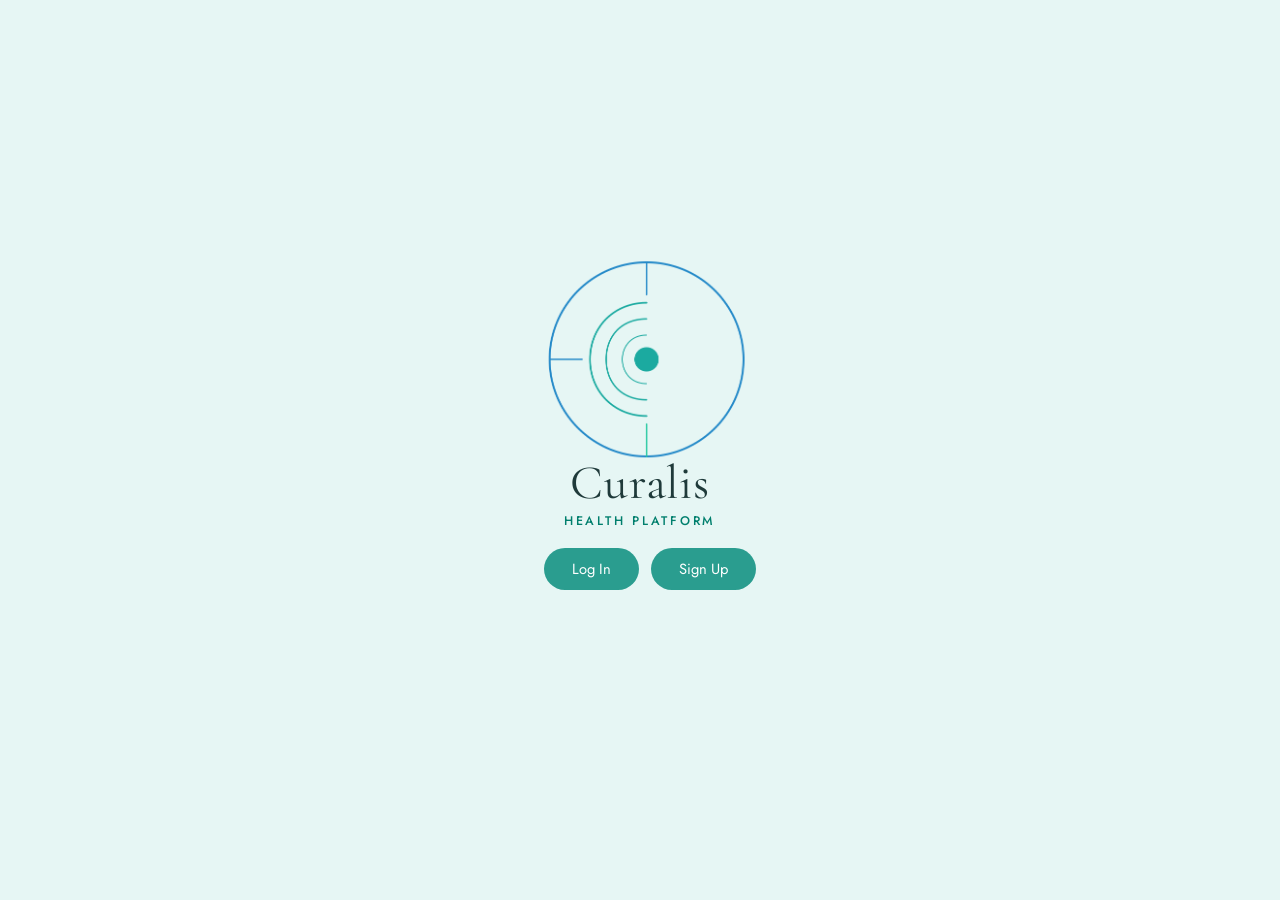
<file: index.html>
<!DOCTYPE html>
<html lang="en">
<head>
  <meta charset="UTF-8"/>
  <meta name="viewport" content="width=device-width, initial-scale=1.0"/>
  <title>Curalis — Health Platform</title>
  <link href="https://fonts.googleapis.com/css2?family=Cormorant+Garamond:wght@400;500&family=Jost:wght@300;400;500&display=swap" rel="stylesheet"/>
  <style>
    *, *::before, *::after { box-sizing: border-box; margin: 0; padding: 0; }

    body {
      background: #E6F6F4;
      min-height: 100vh;
      display: flex;
      align-items: center;
      justify-content: center;
      font-family: 'Jost', sans-serif;
    }

    .card {
      display: flex;
      flex-direction: column;
      align-items: center;
      gap: 0px;
      margin-top: -100px;
      margin-bottom: 6px;
      animation: fadeUp 2s ease both;
    }

    @keyframes fadeUp {
      from { opacity: 0; transform: translateY(24px); }
      to   { opacity: 1; transform: translateY(0); }
    }

    .logo { width: 300px; height: 300px; object-fit: contain; margin-bottom: -50px; }

    .cure {
      font-family: 'Cormorant Garamond', serif;
      font-size: 3rem;
      font-weight: 400;
      color: #1F3A3A;
      letter-spacing: .02em;
      margin-top: 0px;
    }

    .disc {
      font-size: .78rem;
      font-weight: 500;
      letter-spacing: .22em;
      color: #007F6D;
      text-transform: uppercase;
      margin-top: 0px;
    }

    .btn-row { display: flex; gap: 12px; margin-top: 18px; margin-left: 20px}

    .btn {
      background: #2A9D8F;
      color: #fff;
      border: none;
      border-radius: 999px;
      padding: 10px 28px;
      font-family: 'Jost', sans-serif;
      font-size: .92rem;
      cursor: pointer;
      text-decoration: none;
      transition: background .18s, transform .12s;
    }
    .btn:hover  { background: #18766C; }
    .btn:active { background: #0F5C55; transform: scale(.97); }
  </style>
</head>
<body>
  <div class="card">
    <img src="assets/img/logo.png" alt="Curalis logo" class="logo"/>
    <h1 class="cure">Curalis</h1>
    <p class="disc">Health Platform</p>
    <div class="btn-row">
      <a href="login.php"  class="btn">Log In</a>
      <a href="signup.php" class="btn">Sign Up</a>
    </div>
  </div>
</body>
</html>
</file>
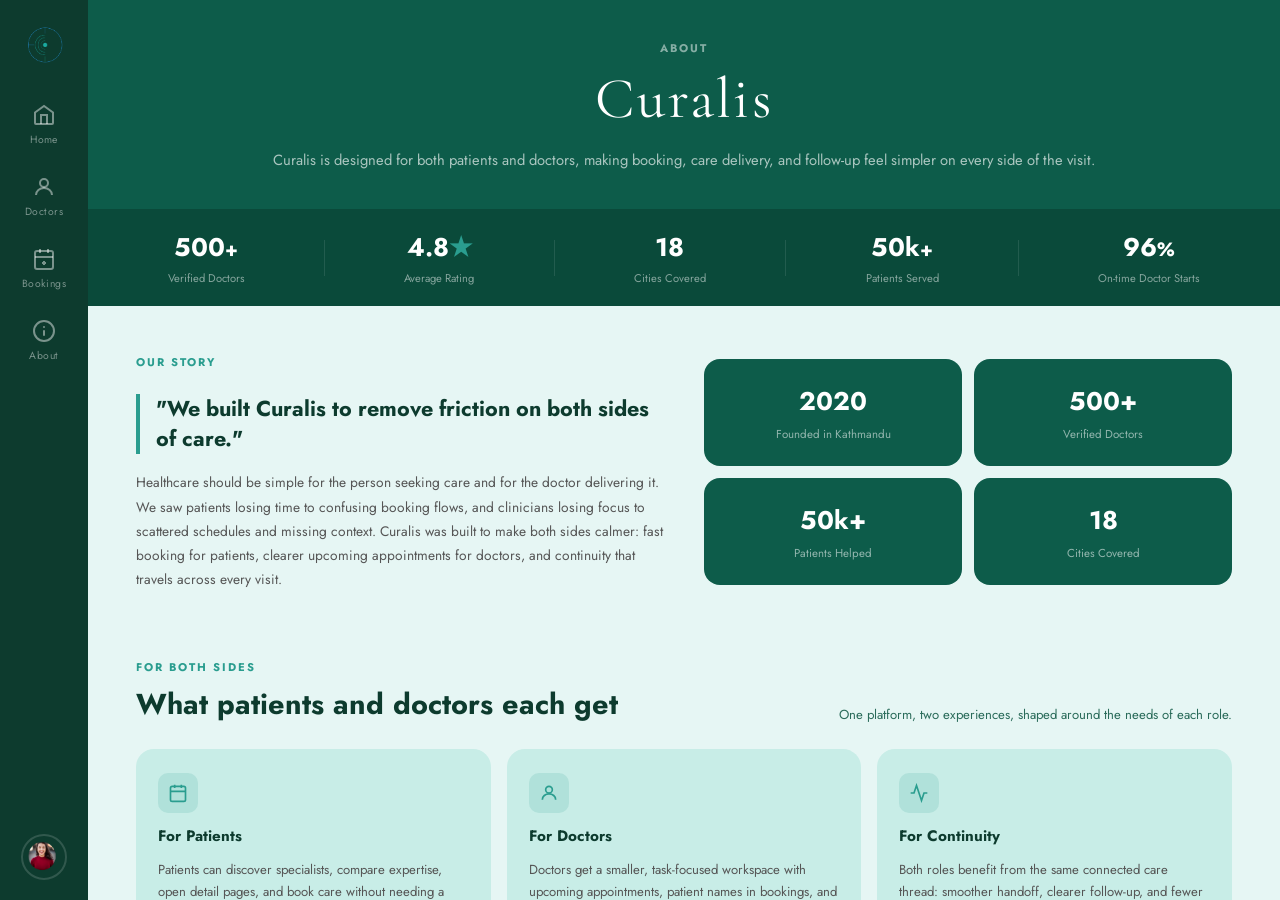
<file: about.html>
<!DOCTYPE html>
<html lang="en">
<head>
  <meta charset="UTF-8"/>
  <meta name="viewport" content="width=device-width, initial-scale=1.0"/>
  <title>Curalis - About</title>
  <link href="https://fonts.googleapis.com/css2?family=Cormorant+Garamond:wght@400;500&family=Jost:wght@300;400;500;600;700&display=swap" rel="stylesheet"/>
  <link rel="stylesheet" href="assets/css/about.css"/>
</head>
<body>
  <nav class="sidebar">
    <div class="sidebar-logo"><img src="assets/img/logo.png" alt="Curalis"/></div>
    <ul class="nav-links">
      <li class="nav-item" data-page="home.html" title="Home">
        <svg viewBox="0 0 24 24" fill="none" stroke="currentColor" stroke-width="2"><path d="M3 9.5L12 3l9 6.5V20a1 1 0 0 1-1 1H4a1 1 0 0 1-1-1V9.5z"/><path d="M9 21V12h6v9"/></svg>
        <span>Home</span>
      </li>
      <li class="nav-item" data-page="doctors.html" title="Doctors">
        <svg viewBox="0 0 24 24" fill="none" stroke="currentColor" stroke-width="2"><circle cx="12" cy="8" r="4"/><path d="M4 20c0-4 3.6-7 8-7s8 3 8 7"/></svg>
        <span>Doctors</span>
      </li>
      <li class="nav-item" data-page="bookings.html" title="Bookings">
        <svg viewBox="0 0 24 24" fill="none" stroke="currentColor" stroke-width="2"><rect x="3" y="4" width="18" height="18" rx="2"/><path d="M16 2v4M8 2v4M3 10h18"/><path d="M12 14v4M10 16h4"/></svg>
        <span>Bookings</span>
      </li>
      <li class="nav-item" data-page="about.html" title="About">
        <svg xmlns="http://www.w3.org/2000/svg" width="24" height="24" viewBox="0 0 24 24" fill="none" stroke="currentColor" stroke-width="2" stroke-linecap="round" stroke-linejoin="round" class="lucide lucide-info-icon lucide-info"><circle cx="12" cy="12" r="10"/><path d="M12 16v-4"/><path d="M12 8h.01"/></svg>
        <span>About</span>
      </li>
    </ul>
    <div class="profile-wrap" id="profileWrap">
      <img src="assets/img/profile.png" alt="Profile" class="profile-pic" id="profilePic"/>
      <div class="profile-menu" id="profileMenu">
        <button class="profile-menu-item" id="btnEditCard">
          <svg viewBox="0 0 24 24" fill="none" stroke="currentColor" stroke-width="2"><path d="M11 4H4a2 2 0 0 0-2 2v14a2 2 0 0 0 2 2h14a2 2 0 0 0 2-2v-7"/><path d="M18.5 2.5a2.121 2.121 0 0 1 3 3L12 15l-4 1 1-4 9.5-9.5z"/></svg>
          Edit Health Card
        </button>
        <button class="profile-menu-item" id="btnLanguages">
          <svg viewBox="0 0 24 24" fill="none" stroke="currentColor" stroke-width="2"><circle cx="12" cy="12" r="9"/><path d="M2 12h20M12 2a15 15 0 0 1 0 20M12 2a15 15 0 0 0 0 20"/></svg>
          Languages
        </button>
        <button class="profile-menu-item logout" id="btnLogout">
          <svg viewBox="0 0 24 24" fill="none" stroke="currentColor" stroke-width="2"><path d="M9 21H5a2 2 0 0 1-2-2V5a2 2 0 0 1 2-2h4"/><polyline points="16 17 21 12 16 7"/><line x1="21" y1="12" x2="9" y2="12"/></svg>
          Logout
        </button>
      </div>
    </div>
  </nav>

  <main class="main">
    <div class="scroll-area">
      <section class="hero">
        <p class="eyebrow">ABOUT</p>
        <h1 class="hero-title">Curalis</h1>
        <p class="hero-sub">Curalis is designed for both patients and doctors, making booking, care delivery, and follow-up feel simpler on every side of the visit.</p>
      </section>

      <div class="stats-bar">
        <div class="stat-item">
          <span class="stat-num">500<span class="stat-plus">+</span></span>
          <span class="stat-label">Verified Doctors</span>
        </div>
        <div class="stat-divider"></div>
        <div class="stat-item">
          <span class="stat-num">4.8<span class="stat-star">★</span></span>
          <span class="stat-label">Average Rating</span>
        </div>
        <div class="stat-divider"></div>
        <div class="stat-item">
          <span class="stat-num">18</span>
          <span class="stat-label">Cities Covered</span>
        </div>
        <div class="stat-divider"></div>
        <div class="stat-item">
          <span class="stat-num">50k<span class="stat-plus">+</span></span>
          <span class="stat-label">Patients Served</span>
        </div>
        <div class="stat-divider"></div>
        <div class="stat-item">
          <span class="stat-num">96<span class="stat-plus">%</span></span>
          <span class="stat-label">On-time Doctor Starts</span>
        </div>
      </div>

      <section class="our-story">
        <div class="story-left">
          <p class="eyebrow accent">OUR STORY</p>
          <blockquote>"We built Curalis to remove friction on both sides of care."</blockquote>
          <p class="story-body">Healthcare should be simple for the person seeking care and for the doctor delivering it. We saw patients losing time to confusing booking flows, and clinicians losing focus to scattered schedules and missing context. Curalis was built to make both sides calmer: fast booking for patients, clearer upcoming appointments for doctors, and continuity that travels across every visit.</p>
        </div>
        <div class="story-right">
          <div class="story-grid">
            <div class="story-stat-box">
              <span class="ssb-num">2020</span>
              <span class="ssb-label">Founded in Kathmandu</span>
            </div>
            <div class="story-stat-box">
              <span class="ssb-num">500+</span>
              <span class="ssb-label">Verified Doctors</span>
            </div>
            <div class="story-stat-box">
              <span class="ssb-num">50k+</span>
              <span class="ssb-label">Patients Helped</span>
            </div>
            <div class="story-stat-box">
              <span class="ssb-num">18</span>
              <span class="ssb-label">Cities Covered</span>
            </div>
          </div>
        </div>
      </section>

      <section class="our-values">
        <div class="values-header">
          <div>
            <p class="eyebrow accent">FOR BOTH SIDES</p>
            <h2>What patients and doctors each get</h2>
          </div>
          <p class="values-sub">One platform, two experiences, shaped around the needs of each role.</p>
        </div>
        <div class="values-grid">
          <div class="value-card">
            <div class="value-icon">
              <svg viewBox="0 0 24 24" fill="none" stroke="currentColor" stroke-width="2"><rect x="3" y="4" width="18" height="18" rx="2"/><path d="M16 2v4M8 2v4M3 10h18"/></svg>
            </div>
            <h3>For Patients</h3>
            <p>Patients can discover specialists, compare expertise, open detail pages, and book care without needing a phone call or a separate records portal.</p>
          </div>
          <div class="value-card">
            <div class="value-icon">
              <svg viewBox="0 0 24 24" fill="none" stroke="currentColor" stroke-width="2"><circle cx="12" cy="8" r="4"/><path d="M4 20c0-4 3.6-7 8-7s8 3 8 7"/></svg>
            </div>
            <h3>For Doctors</h3>
            <p>Doctors get a smaller, task-focused workspace with upcoming appointments, patient names in bookings, and a more readable clinic overview.</p>
          </div>
          <div class="value-card">
            <div class="value-icon">
              <svg viewBox="0 0 24 24" fill="none" stroke="currentColor" stroke-width="2"><polyline points="22 12 18 12 15 21 9 3 6 12 2 12"/></svg>
            </div>
            <h3>For Continuity</h3>
            <p>Both roles benefit from the same connected care thread: smoother handoff, clearer follow-up, and fewer repeated steps around every appointment.</p>
          </div>
        </div>
      </section>

      <section class="our-values">
        <div class="values-header">
          <div>
            <p class="eyebrow accent">OUR VALUES</p>
            <h2>What we stand for</h2>
          </div>
          <p class="values-sub">Every decision we make at Curalis comes back to these shared principles.</p>
        </div>
        <div class="values-grid">
          <div class="value-card">
            <div class="value-icon">
              <svg viewBox="0 0 24 24" fill="none" stroke="currentColor" stroke-width="2"><path d="M12 22s8-4 8-10V5l-8-3-8 3v7c0 6 8 10 8 10z"/></svg>
            </div>
            <h3>Verified Specialists</h3>
            <p>Every doctor on Curalis is board-certified and continuously reviewed by patients. Safety and trust stay at the center.</p>
          </div>
          <div class="value-card">
            <div class="value-icon">
              <svg viewBox="0 0 24 24" fill="none" stroke="currentColor" stroke-width="2"><rect x="3" y="4" width="18" height="18" rx="2"/><path d="M16 2v4M8 2v4M3 10h18"/></svg>
            </div>
            <h3>Instant Booking</h3>
            <p>Care should be easy to reach. Curalis is built so patients can move quickly from search to appointment without extra friction.</p>
          </div>
          <div class="value-card">
            <div class="value-icon">
              <svg viewBox="0 0 24 24" fill="none" stroke="currentColor" stroke-width="2"><polyline points="22 12 18 12 15 21 9 3 6 12 2 12"/></svg>
            </div>
            <h3>Continuous Care</h3>
            <p>Your Curalis care history stays connected across every consultation, helping patients avoid repetition and helping doctors prepare with the right context.</p>
          </div>
        </div>
      </section>

      <section class="our-mission">
        <div class="mission-left">
          <p class="eyebrow accent-light">OUR MISSION</p>
          <h2>Making care easier to reach and easier to deliver</h2>
          <p class="mission-body">We believe geography, time, and complexity should never get in the way of a good visit. Curalis aims to reduce friction for patients trying to access care and for doctors trying to provide it clearly and on time.</p>
        </div>
        <div class="mission-right">
          <div class="mission-item">
            <div class="mi-icon">
              <svg viewBox="0 0 24 24" fill="none" stroke="currentColor" stroke-width="2"><path d="M12 21s-7-6.75-7-11a7 7 0 0 1 14 0c0 4.25-7 11-7 11z"/><circle cx="12" cy="10" r="2.5"/></svg>
            </div>
            <div>
              <p class="mi-title">Available in 18 cities</p>
              <p class="mi-sub">From Kathmandu to Pokhara, the network covers where care is needed.</p>
            </div>
          </div>
          <div class="mission-item">
            <div class="mi-icon">
              <svg viewBox="0 0 24 24" fill="none" stroke="currentColor" stroke-width="2"><rect x="2" y="7" width="15" height="10" rx="2"/><path d="M17 9l5-3v12l-5-3"/></svg>
            </div>
            <div>
              <p class="mi-title">Video and in-person care</p>
              <p class="mi-sub">Patients can connect from home or visit a clinic, with both paths supported.</p>
            </div>
          </div>
          <div class="mission-item">
            <div class="mi-icon">
              <svg viewBox="0 0 24 24" fill="none" stroke="currentColor" stroke-width="2"><path d="M12 22s8-4 8-10V5l-8-3-8 3v7c0 6 8 10 8 10z"/></svg>
            </div>
            <div>
              <p class="mi-title">Privacy-first records</p>
              <p class="mi-sub">Health data stays protected while still making continuity easier between visits.</p>
            </div>
          </div>
          <div class="mission-item">
            <div class="mi-icon">
              <svg viewBox="0 0 24 24" fill="none" stroke="currentColor" stroke-width="2"><circle cx="12" cy="8" r="4"/><path d="M4 20c0-4 3.6-7 8-7s8 3 8 7"/></svg>
            </div>
            <div>
              <p class="mi-title">Readable doctor workflow</p>
              <p class="mi-sub">Clinicians get a calmer shell for schedules, bookings, and patient context.</p>
            </div>
          </div>
        </div>
      </section>
    </div>
  </main>

  <script src="assets/js/about.js"></script>
</body>
</html>
</file>
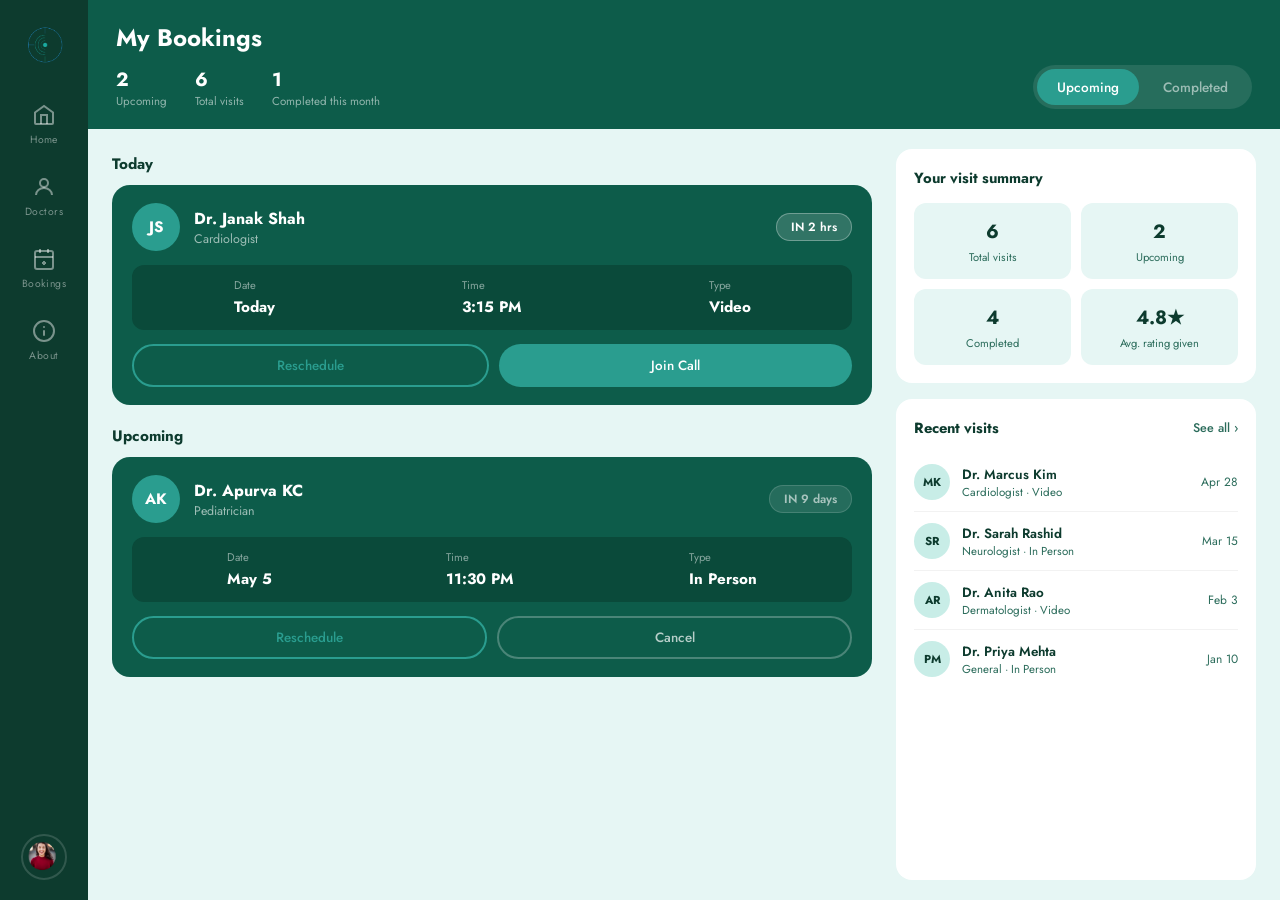
<file: bookings.html>
<!DOCTYPE html>
<html lang="en">
<head>
  <meta charset="UTF-8"/>
  <meta name="viewport" content="width=device-width, initial-scale=1.0"/>
  <title>Curalis — My Bookings</title>
  <link href="https://fonts.googleapis.com/css2?family=Jost:wght@300;400;500;600;700&display=swap" rel="stylesheet"/>
  <link rel="stylesheet" href="assets/css/bookings.css"/>
</head>
<body>

  <!--Nav Bar-->
  <nav class="sidebar">
    <div class="sidebar-logo"><img src="assets/img/logo.png" alt="Curalis"/></div>
    <ul class="nav-links">
      <li class="nav-item" data-page="home.html" title="Home">
        <svg viewBox="0 0 24 24" fill="none" stroke="currentColor" stroke-width="2"><path d="M3 9.5L12 3l9 6.5V20a1 1 0 0 1-1 1H4a1 1 0 0 1-1-1V9.5z"/><path d="M9 21V12h6v9"/></svg>
        <span>Home</span>
      </li>
      <li class="nav-item" data-page="doctors.html" title="Doctors">
        <svg viewBox="0 0 24 24" fill="none" stroke="currentColor" stroke-width="2"><circle cx="12" cy="8" r="4"/><path d="M4 20c0-4 3.6-7 8-7s8 3 8 7"/></svg>
        <span>Doctors</span>
      </li>
      <li class="nav-item" data-page="bookings.html" title="Bookings">
        <svg viewBox="0 0 24 24" fill="none" stroke="currentColor" stroke-width="2"><rect x="3" y="4" width="18" height="18" rx="2"/><path d="M16 2v4M8 2v4M3 10h18"/><path d="M12 14v4M10 16h4"/></svg>
        <span>Bookings</span>
      </li>
      <li class="nav-item" data-page="about.html" title="About">
        <svg xmlns="http://www.w3.org/2000/svg" width="24" height="24" viewBox="0 0 24 24" fill="none" stroke="currentColor" stroke-width="2" stroke-linecap="round" stroke-linejoin="round" class="lucide lucide-info-icon lucide-info"><circle cx="12" cy="12" r="10"/><path d="M12 16v-4"/><path d="M12 8h.01"/></svg>
        <span>About</span>
      </li>
    </ul>
    <div class="profile-wrap" id="profileWrap">
      <img src="assets/img/profile.png" alt="Profile" class="profile-pic" id="profilePic"/>
      <div class="profile-menu" id="profileMenu">
        <button class="profile-menu-item" id="btnEditCard">
          <svg viewBox="0 0 24 24" fill="none" stroke="currentColor" stroke-width="2"><path d="M11 4H4a2 2 0 0 0-2 2v14a2 2 0 0 0 2 2h14a2 2 0 0 0 2-2v-7"/><path d="M18.5 2.5a2.121 2.121 0 0 1 3 3L12 15l-4 1 1-4 9.5-9.5z"/></svg>
          Edit Health Card
        </button>
        <button class="profile-menu-item" id="btnLanguages">
          <svg viewBox="0 0 24 24" fill="none" stroke="currentColor" stroke-width="2"><circle cx="12" cy="12" r="9"/><path d="M2 12h20M12 2a15 15 0 0 1 0 20M12 2a15 15 0 0 0 0 20"/></svg>
          Languages
        </button>
        <button class="profile-menu-item logout" id="btnLogout">
          <svg viewBox="0 0 24 24" fill="none" stroke="currentColor" stroke-width="2"><path d="M9 21H5a2 2 0 0 1-2-2V5a2 2 0 0 1 2-2h4"/><polyline points="16 17 21 12 16 7"/><line x1="21" y1="12" x2="9" y2="12"/></svg>
          Logout
        </button>
      </div>
    </div>
  </nav>

  <!-- ── Main ── -->
  <main class="main">

    <!-- Hero header -->
    <div class="hero">
      <div class="hero-left">
        <h1>My Bookings</h1>
        <div class="hero-stats">
          <div class="hero-stat"><span class="hs-num">2</span><span class="hs-label">Upcoming</span></div>
          <div class="hero-stat"><span class="hs-num">6</span><span class="hs-label">Total visits</span></div>
          <div class="hero-stat"><span class="hs-num">1</span><span class="hs-label">Completed this month</span></div>
        </div>
      </div>
      <div class="tab-toggle">
        <button class="tab-btn active" id="tabUpcoming">Upcoming</button>
        <button class="tab-btn"        id="tabCompleted">Completed</button>
      </div>
    </div>

    <div class="content">
      <div class="left-col">

        <!--Upcoming view-->
        <div id="upcomingView">
          <p class="section-label">Today</p>
          <div class="booking-card dark" id="todayCard">
            <div class="bc-top">
              <div class="bc-avatar">JS</div>
              <div class="bc-info">
                <h3>Dr. Janak Shah</h3>
                <p>Cardiologist</p>
              </div>
              <span class="bc-badge">IN 2 hrs</span>
            </div>
            <div class="bc-details">
              <div><p class="bd-label">Date</p><p class="bd-value">Today</p></div>
              <div><p class="bd-label">Time</p><p class="bd-value">3:15 PM</p></div>
              <div><p class="bd-label">Type</p><p class="bd-value">Video</p></div>
            </div>
            <div class="bc-actions">
              <button class="bc-btn outline">Reschedule</button>
              <button class="bc-btn filled">Join Call</button>
            </div>
          </div>

          <p class="section-label" style="margin-top:20px;">Upcoming</p>
          <div class="booking-card dark">
            <div class="bc-top">
              <div class="bc-avatar">AK</div>
              <div class="bc-info">
                <h3>Dr. Apurva KC</h3>
                <p>Pediatrician</p>
              </div>
              <span class="bc-badge muted">IN 9 days</span>
            </div>
            <div class="bc-details">
              <div><p class="bd-label">Date</p><p class="bd-value">May 5</p></div>
              <div><p class="bd-label">Time</p><p class="bd-value">11:30 PM</p></div>
              <div><p class="bd-label">Type</p><p class="bd-value">In Person</p></div>
            </div>
            <div class="bc-actions">
              <button class="bc-btn outline">Reschedule</button>
              <button class="bc-btn cancel">Cancel</button>
            </div>
          </div>
        </div>

        <!--Completed view-->
        <div id="completedView" style="display:none;">
          <p class="section-label">This Month</p>
          <div class="booking-card dark">
            <div class="bc-top">
              <div class="bc-avatar">MK</div>
              <div class="bc-info">
                <h3>Dr. Marcus Kim</h3>
                <p>Cardiologist</p>
              </div>
              <span class="bc-badge done">Done ✓</span>
            </div>
            <div class="bc-details">
              <div><p class="bd-label">Date</p><p class="bd-value">Apr 26</p></div>
              <div><p class="bd-label">Time</p><p class="bd-value">1:00 PM</p></div>
              <div><p class="bd-label">Type</p><p class="bd-value">Video</p></div>
            </div>
            <div class="bc-review-row">
              <span class="bc-review-q">How was your visit?</span>
              <a href="#" class="bc-write-review">Write a review &rsaquo;</a>
            </div>
            <div class="emoji-row" data-card="mk">
              <button class="emoji-btn" data-val="1">😞</button>
              <button class="emoji-btn" data-val="2">😐</button>
              <button class="emoji-btn" data-val="3">🙂</button>
              <button class="emoji-btn" data-val="4">😊</button>
              <button class="emoji-btn" data-val="5">🤩</button>
            </div>
            <div class="bc-actions">
              <button class="bc-btn outline">View Summary</button>
              <button class="bc-btn filled">Book Again</button>
            </div>
          </div>

          <p class="section-label" style="margin-top:20px;">Earlier</p>
          <div class="booking-card dark">
            <div class="bc-top">
              <div class="bc-avatar">SR</div>
              <div class="bc-info">
                <h3>Dr Sarah Rashid</h3>
                <p>Neurologist</p>
              </div>
              <span class="bc-badge done">Done ✓</span>
            </div>
            <div class="bc-details">
              <div><p class="bd-label">Date</p><p class="bd-value">Mar 15</p></div>
              <div><p class="bd-label">Time</p><p class="bd-value">3:15 PM</p></div>
              <div><p class="bd-label">Type</p><p class="bd-value">In Person</p></div>
            </div>
            <div class="bc-review-row">
              <span class="bc-review-q">How was your visit?</span>
              <a href="#" class="bc-write-review">Write a review &rsaquo;</a>
            </div>
            <div class="emoji-row" data-card="sr">
              <button class="emoji-btn" data-val="1">😞</button>
              <button class="emoji-btn" data-val="2">😐</button>
              <button class="emoji-btn" data-val="3">🙂</button>
              <button class="emoji-btn" data-val="4">😊</button>
              <button class="emoji-btn" data-val="5">🤩</button>
            </div>
            <div class="bc-actions">
              <button class="bc-btn outline">View Summary</button>
              <button class="bc-btn filled">Book Again</button>
            </div>
          </div>
        </div>
      </div>
      <div class="right-col">
        
        <!-- Visit summary -->
        <div class="summary-box">
          <h3>Your visit summary</h3>
          <div class="summary-grid">
            <div class="summary-stat"><span class="ss-num">6</span><span class="ss-label">Total visits</span></div>
            <div class="summary-stat"><span class="ss-num">2</span><span class="ss-label">Upcoming</span></div>
            <div class="summary-stat"><span class="ss-num">4</span><span class="ss-label">Completed</span></div>
            <div class="summary-stat"><span class="ss-num">4.8&#9733;</span><span class="ss-label">Avg. rating given</span></div>
          </div>
        </div>

        <!-- Recent visits -->
        <div class="recent-box">
          <div class="recent-header">
            <h3>Recent visits</h3>
            <a href="#" class="see-all">See all &rsaquo;</a>
          </div>
          <div class="recent-list">
            <div class="recent-item">
              <div class="r-avatar">MK</div>
              <div class="r-info"><p class="r-name">Dr. Marcus Kim</p><p class="r-sub">Cardiologist · Video</p></div>
              <span class="r-date">Apr 28</span>
            </div>
            <div class="recent-item">
              <div class="r-avatar">SR</div>
              <div class="r-info"><p class="r-name">Dr. Sarah Rashid</p><p class="r-sub">Neurologist · In Person</p></div>
              <span class="r-date">Mar 15</span>
            </div>
            <div class="recent-item">
              <div class="r-avatar">AR</div>
              <div class="r-info"><p class="r-name">Dr. Anita Rao</p><p class="r-sub">Dermatologist · Video</p></div>
              <span class="r-date">Feb 3</span>
            </div>
            <div class="recent-item">
              <div class="r-avatar">PM</div>
              <div class="r-info"><p class="r-name">Dr. Priya Mehta</p><p class="r-sub">General · In Person</p></div>
              <span class="r-date">Jan 10</span>
            </div>
          </div>
        </div>

      </div>
    </div>
  </main>

  <script src="assets/js/bookings.js"></script>
</body>
</html>
</file>
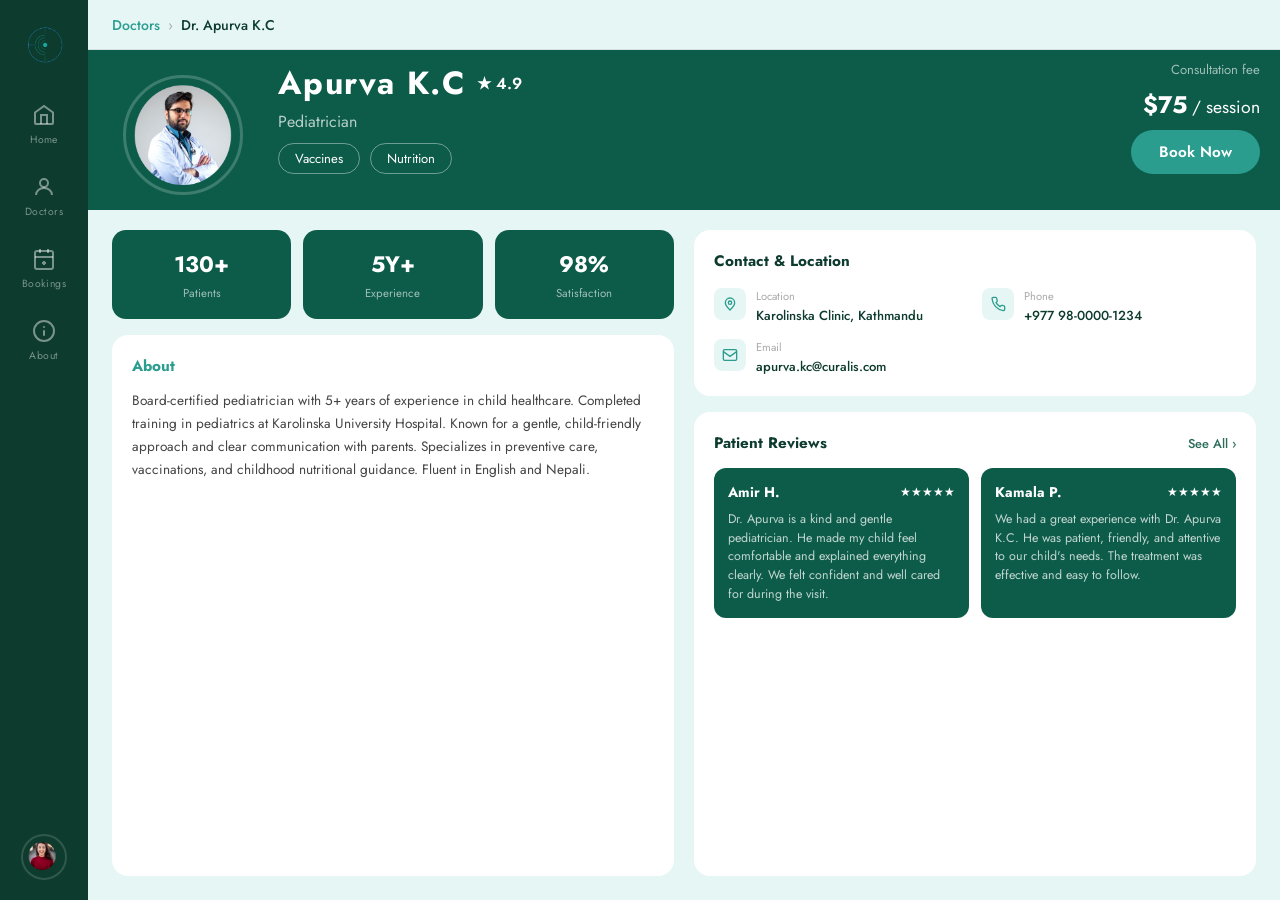
<file: detail.html>
<!DOCTYPE html>
<html lang="en">
<head>
  <meta charset="UTF-8"/>
  <meta name="viewport" content="width=device-width, initial-scale=1.0"/>
  <title>Curalis — Dr. Apurva K.C</title>
  <link href="https://fonts.googleapis.com/css2?family=Jost:wght@300;400;500;600;700&display=swap" rel="stylesheet"/>
  <link rel="stylesheet" href="assets/css/detail.css"/>
</head>
<body>

  <!--Nav Bar-->
  <nav class="sidebar">
    <div class="sidebar-logo"><img src="assets/img/logo.png" alt="Curalis"/></div>
    <ul class="nav-links">
      <li class="nav-item" data-page="home.html" title="Home">
        <svg viewBox="0 0 24 24" fill="none" stroke="currentColor" stroke-width="2"><path d="M3 9.5L12 3l9 6.5V20a1 1 0 0 1-1 1H4a1 1 0 0 1-1-1V9.5z"/><path d="M9 21V12h6v9"/></svg>
        <span>Home</span>
      </li>
      <li class="nav-item" data-page="doctors.html" title="Doctors">
        <svg viewBox="0 0 24 24" fill="none" stroke="currentColor" stroke-width="2"><circle cx="12" cy="8" r="4"/><path d="M4 20c0-4 3.6-7 8-7s8 3 8 7"/></svg>
        <span>Doctors</span>
      </li>
      <li class="nav-item" data-page="bookings.html" title="Bookings">
        <svg viewBox="0 0 24 24" fill="none" stroke="currentColor" stroke-width="2"><rect x="3" y="4" width="18" height="18" rx="2"/><path d="M16 2v4M8 2v4M3 10h18"/><path d="M12 14v4M10 16h4"/></svg>
        <span>Bookings</span>
      </li>
      <li class="nav-item" data-page="about.html" title="About">
        <svg xmlns="http://www.w3.org/2000/svg" width="24" height="24" viewBox="0 0 24 24" fill="none" stroke="currentColor" stroke-width="2" stroke-linecap="round" stroke-linejoin="round" class="lucide lucide-info-icon lucide-info"><circle cx="12" cy="12" r="10"/><path d="M12 16v-4"/><path d="M12 8h.01"/></svg>
        <span>About</span>
      </li>
    </ul>
    <div class="profile-wrap" id="profileWrap">
      <img src="assets/img/profile.png" alt="Profile" class="profile-pic" id="profilePic"/>
      <div class="profile-menu" id="profileMenu">
        <button class="profile-menu-item" id="btnEditCard">
          <svg viewBox="0 0 24 24" fill="none" stroke="currentColor" stroke-width="2"><path d="M11 4H4a2 2 0 0 0-2 2v14a2 2 0 0 0 2 2h14a2 2 0 0 0 2-2v-7"/><path d="M18.5 2.5a2.121 2.121 0 0 1 3 3L12 15l-4 1 1-4 9.5-9.5z"/></svg>
          Edit Health Card
        </button>
        <button class="profile-menu-item" id="btnLanguages">
          <svg viewBox="0 0 24 24" fill="none" stroke="currentColor" stroke-width="2"><circle cx="12" cy="12" r="9"/><path d="M2 12h20M12 2a15 15 0 0 1 0 20M12 2a15 15 0 0 0 0 20"/></svg>
          Languages
        </button>
        <button class="profile-menu-item logout" id="btnLogout">
          <svg viewBox="0 0 24 24" fill="none" stroke="currentColor" stroke-width="2"><path d="M9 21H5a2 2 0 0 1-2-2V5a2 2 0 0 1 2-2h4"/><polyline points="16 17 21 12 16 7"/><line x1="21" y1="12" x2="9" y2="12"/></svg>
          Logout
        </button>
      </div>
    </div>
  </nav>

  <main class="main">

    <header class="topbar">
      <nav class="breadcrumb">
        <a href="doctors.html" class="bc-link">Doctors</a>
        <span class="bc-sep">›</span>
        <span class="bc-current">Dr. Apurva K.C</span>
      </nav>
    </header>

    <div class="hero">
      <div class="hero-left">
        <img src="assets/img/doctor_apurva.png" alt="Dr. Apurva K.C" class="doc-photo"/>
        <div class="hero-info">
          <div class="hero-name-row">
            <h1 class="doc-name">Apurva K.C</h1>
            <span class="hero-rating">&#9733; 4.9</span>
          </div>
          <p class="doc-specialty">Pediatrician</p>
          <div class="doc-tags">
            <span class="tag">Vaccines</span>
            <span class="tag">Nutrition</span>
          </div>
        </div>
      </div>
      <div class="hero-right">
        <p class="fee-label">Consultation fee</p>
        <p class="fee-amount"><strong>$75</strong> / session</p>
        <button class="book-btn" id="openBooking">Book Now</button>
      </div>
    </div>

    <div class="content-grid">

      <div class="col-left">

        <div class="stats-row">
          <div class="stat-box"><span class="stat-big">130+</span><span class="stat-label">Patients</span></div>
          <div class="stat-box"><span class="stat-big">5Y+</span><span class="stat-label">Experience</span></div>
          <div class="stat-box"><span class="stat-big">98%</span><span class="stat-label">Satisfaction</span></div>
        </div>

        <div class="about-box">
          <h3>About</h3>
          <p>Board-certified pediatrician with 5+ years of experience in child healthcare. Completed training in pediatrics at Karolinska University Hospital. Known for a gentle, child-friendly approach and clear communication with parents. Specializes in preventive care, vaccinations, and childhood nutritional guidance. Fluent in English and Nepali.</p>
        </div>
      </div>

      <div class="col-right">
        <!-- Contact -->
        <div class="contact-box">
          <h3>Contact &amp; Location</h3>
          <div class="contact-grid">
            <div class="contact-item">
              <div class="contact-icon">
                <svg viewBox="0 0 24 24" fill="none" stroke="currentColor" stroke-width="2"><path d="M12 21s-7-6.75-7-11a7 7 0 0 1 14 0c0 4.25-7 11-7 11z"/><circle cx="12" cy="10" r="2.5"/></svg>
              </div>
              <div><p class="ci-label">Location</p><p class="ci-value">Karolinska Clinic, Kathmandu</p></div>
            </div>
            <div class="contact-item">
              <div class="contact-icon">
                <svg viewBox="0 0 24 24" fill="none" stroke="currentColor" stroke-width="2"><path d="M22 16.92v3a2 2 0 0 1-2.18 2A19.8 19.8 0 0 1 3.09 4.18 2 2 0 0 1 5.07 2h3a2 2 0 0 1 2 1.72c.13.96.36 1.9.7 2.81a2 2 0 0 1-.45 2.11L9.09 9.91a16 16 0 0 0 6 6l1.27-1.27a2 2 0 0 1 2.11-.45c.91.34 1.85.57 2.81.7A2 2 0 0 1 22 16.92z"/></svg>
              </div>
              <div><p class="ci-label">Phone</p><p class="ci-value">+977 98-0000-1234</p></div>
            </div>
            <div class="contact-item">
              <div class="contact-icon">
                <svg viewBox="0 0 24 24" fill="none" stroke="currentColor" stroke-width="2"><rect x="2" y="4" width="20" height="16" rx="2"/><path d="M2 7l10 7 10-7"/></svg>
              </div>
              <div><p class="ci-label">Email</p><p class="ci-value">apurva.kc@curalis.com</p></div>
            </div>
          </div>
        </div>

        <!-- Reviews -->
        <div class="reviews-box">
          <div class="reviews-header">
            <h3>Patient Reviews</h3>
            <a href="#" class="see-all">See All &rsaquo;</a>
          </div>
          <div class="reviews-grid">
            <div class="review-card">
              <div class="review-top">
                <span class="reviewer-name">Amir H.</span>
                <span class="review-stars">&#9733;&#9733;&#9733;&#9733;&#9733;</span>
              </div>
              <p>Dr. Apurva is a kind and gentle pediatrician. He made my child feel comfortable and explained everything clearly. We felt confident and well cared for during the visit.</p>
            </div>
            <div class="review-card">
              <div class="review-top">
                <span class="reviewer-name">Kamala P.</span>
                <span class="review-stars">&#9733;&#9733;&#9733;&#9733;&#9733;</span>
              </div>
              <p>We had a great experience with Dr. Apurva K.C. He was patient, friendly, and attentive to our child's needs. The treatment was effective and easy to follow.</p>
            </div>
          </div>
        </div>
      </div>

    </div>
  </main>

  <!--Booking modal  -->
  <div class="modal-overlay" id="modalOverlay">
    <div class="modal" id="bookingModal">

      <!-- Step indicator -->
      <div class="step-bar">
        <div class="step active" id="step1ind">
          <div class="step-circle">1</div>
          <span class="step-label">Consultation</span>
        </div>
        <div class="step-line" id="line1"></div>
        <div class="step" id="step2ind">
          <div class="step-circle">2</div>
          <span class="step-label">Date &amp; Time</span>
        </div>
        <div class="step-line" id="line2"></div>
        <div class="step" id="step3ind">
          <div class="step-circle">3</div>
          <span class="step-label">Confirm</span>
        </div>
      </div>

      <!--Step 1:-->
      <div id="step1">
        <!-- Doctor info row -->
        <div class="modal-doc-row">
          <div class="modal-doc-avatar">A</div>
          <div class="modal-doc-info">
            <p class="modal-doc-name">Dr. Apurva K.C</p>
            <p class="modal-doc-spec">Pediatrician</p>
          </div>
          <div class="modal-doc-fee">
            <span class="modal-fee-big">$75</span>
            <span class="modal-fee-sub">/ session</span>
          </div>
        </div>

        <p class="section-label">CONSULTATION TYPE</p>
        <div class="type-options">
          <button class="type-btn" data-type="In-Person" data-sub="Visit Clinic">
            <svg viewBox="0 0 24 24" fill="none" stroke="currentColor" stroke-width="2"><path d="M3 9.5L12 3l9 6.5V20a1 1 0 0 1-1 1H4a1 1 0 0 1-1-1V9.5z"/></svg>
            <div><p class="type-title">In-Person</p><p class="type-sub">Visit Clinic</p></div>
          </button>
          <button class="type-btn" data-type="Video Call" data-sub="From Home">
            <svg viewBox="0 0 24 24" fill="none" stroke="currentColor" stroke-width="2"><rect x="2" y="7" width="15" height="10" rx="2"/><path d="M17 9l5-3v12l-5-3"/></svg>
            <div><p class="type-title">Video Call</p><p class="type-sub">From Home</p></div>
          </button>
        </div>

        <!-- Selected type summary row -->
        <div class="selected-summary" id="typeSummary" style="display:none;">
          <div>
            <p class="ss-title" id="ssType"></p>
            <p class="ss-sub"   id="ssSub"></p>
          </div>
          <div class="ss-right">
            <p class="ss-label">Total</p>
            <p class="ss-amount">$75</p>
          </div>
        </div>

        <div class="modal-actions">
          <button class="modal-btn outline" id="cancelBtn">Cancel</button>
          <button class="modal-btn filled" id="toStep2Btn" disabled>Next — Choose Date &#8594;</button>
        </div>
      </div>

      <!--Step 2:-->
      <div id="step2" style="display:none;">
        <p class="section-label">DATE</p>
        <div class="date-row" id="dateRow"></div>

        <p class="section-label" style="margin-top:16px;">AVAILABLE SLOTS</p>
        <p class="slots-placeholder" id="slotsPlaceholder">Select Date First</p>
        <div class="slots-grid" id="slotsGrid" style="display:none;"></div>

        <div class="modal-actions" style="margin-top:20px;">
          <button class="modal-btn outline" id="backToStep1Btn">&#8592; Back</button>
          <button class="modal-btn filled" id="toStep3Btn" disabled>Next — Confirm &#8594;</button>
        </div>
      </div>

      <!--Step 3:-->
      <div id="step3" style="display:none;">
        <div class="confirm-rows">
          <div class="confirm-row"><span>Doctor</span><span>Apurva K.C</span></div>
          <div class="confirm-row"><span>Type</span><span id="cfType"></span></div>
          <div class="confirm-row"><span>Date</span><span id="cfDate"></span></div>
          <div class="confirm-row"><span>Time</span><span id="cfTime"></span></div>
          <div class="confirm-row"><span>Total</span><span>$75</span></div>
        </div>
        <div class="modal-actions" style="margin-top:20px;">
          <button class="modal-btn outline" id="backToStep2Btn">&#8592; Back</button>
          <button class="modal-btn filled" id="confirmBtn">Confirm Booking</button>
        </div>
      </div>

      <!--Confirmed screen -->
      <div id="confirmScreen" style="display:none;">
        <p class="confirmed-title">Booking Confirmed As</p>
        <div class="confirmed-rows">
          <div class="confirmed-row"><span>Doctor</span><span id="cfDoctorFinal"></span></div>
          <div class="confirmed-row"><span>Type</span><span id="cfTypeFinal"></span></div>
          <div class="confirmed-row"><span>Date</span><span id="cfDateFinal"></span></div>
          <div class="confirmed-row"><span>Time</span><span id="cfTimeFinal"></span></div>
        </div>
        <div class="confirmed-actions">
          <button class="conf-btn outline" id="doneBtn">Done</button>
          <button class="conf-btn filled"  id="viewBookingBtn">View Booking</button>
        </div>
      </div>

    </div>
  </div>

  <script src="assets/js/detail.js"></script>
</body>
</html>
</file>
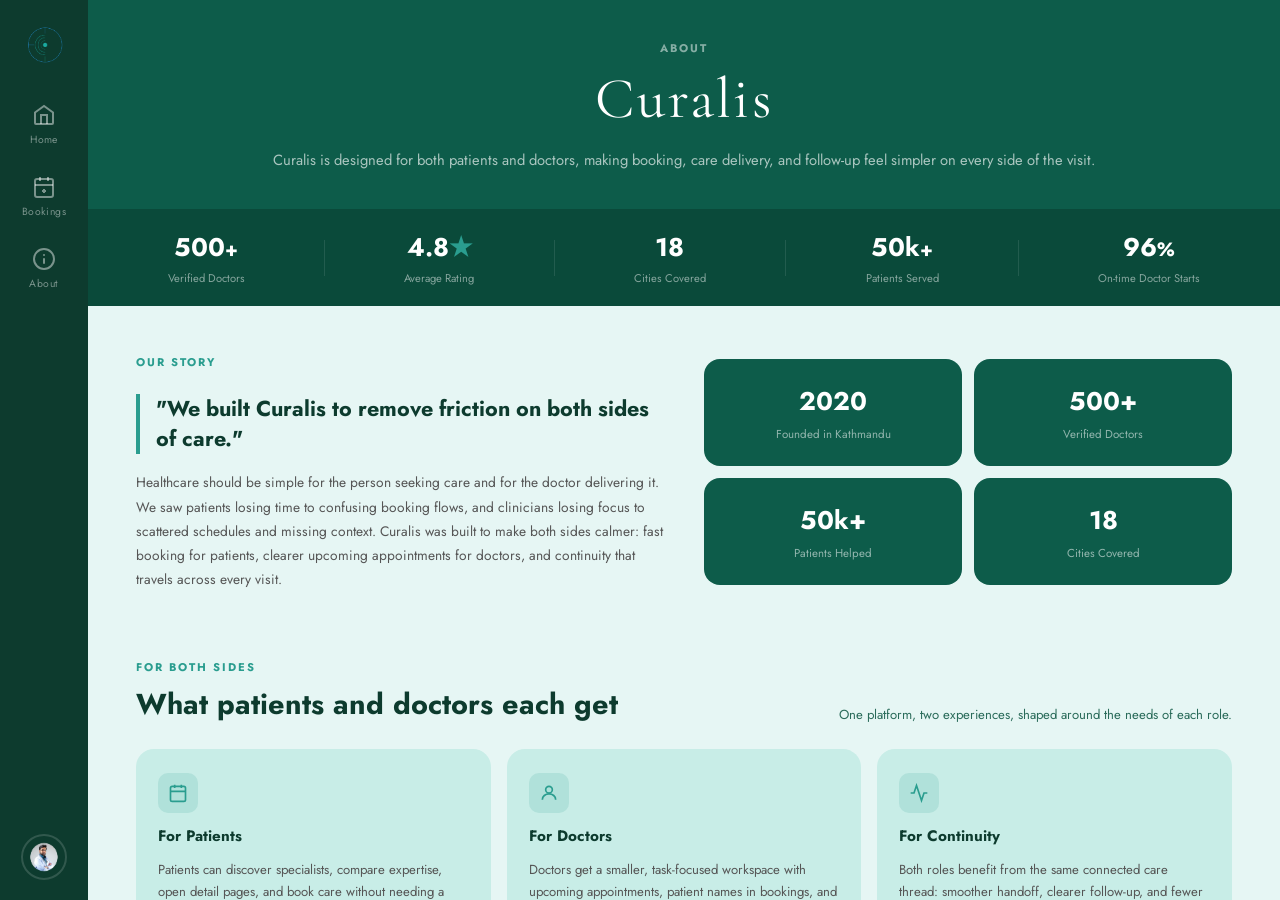
<file: doctor-about.html>
<!DOCTYPE html>
<html lang="en">
<head>
  <meta charset="UTF-8"/>
  <meta name="viewport" content="width=device-width, initial-scale=1.0"/>
  <title>Curalis - About</title>
  <link href="https://fonts.googleapis.com/css2?family=Cormorant+Garamond:wght@400;500&family=Jost:wght@300;400;500;600;700&display=swap" rel="stylesheet"/>
  <link rel="stylesheet" href="assets/css/about.css"/>
</head>
<body>
  <nav class="sidebar">
    <div class="sidebar-logo"><img src="assets/img/logo.png" alt="Curalis"/></div>
    <ul class="nav-links">
      <li class="nav-item" data-page="doctor-home.html" title="Home">
        <svg viewBox="0 0 24 24" fill="none" stroke="currentColor" stroke-width="2"><path d="M3 9.5L12 3l9 6.5V20a1 1 0 0 1-1 1H4a1 1 0 0 1-1-1V9.5z"/><path d="M9 21V12h6v9"/></svg>
        <span>Home</span>
      </li>
      <li class="nav-item" data-page="doctor-bookings.html" title="Bookings">
        <svg viewBox="0 0 24 24" fill="none" stroke="currentColor" stroke-width="2"><rect x="3" y="4" width="18" height="18" rx="2"/><path d="M16 2v4M8 2v4M3 10h18"/><path d="M12 14v4M10 16h4"/></svg>
        <span>Bookings</span>
      </li>
      <li class="nav-item" data-page="doctor-about.html" title="About">
        <svg xmlns="http://www.w3.org/2000/svg" width="24" height="24" viewBox="0 0 24 24" fill="none" stroke="currentColor" stroke-width="2" stroke-linecap="round" stroke-linejoin="round" class="lucide lucide-info-icon lucide-info"><circle cx="12" cy="12" r="10"/><path d="M12 16v-4"/><path d="M12 8h.01"/></svg>
        <span>About</span>
      </li>
    </ul>
    <div class="profile-wrap" id="profileWrap">
      <img src="assets/img/doctor_apurva.png" alt="Doctor profile" class="profile-pic" id="profilePic"/>
      <div class="profile-menu" id="profileMenu">
        <button class="profile-menu-item" id="btnAvailability">Availability</button>
        <button class="profile-menu-item" id="btnMessages">Messages</button>
        <button class="profile-menu-item logout" id="btnLogout">Logout</button>
      </div>
    </div>
  </nav>

  <main class="main">
    <div class="scroll-area">
      <section class="hero">
        <p class="eyebrow">ABOUT</p>
        <h1 class="hero-title">Curalis</h1>
        <p class="hero-sub">Curalis is designed for both patients and doctors, making booking, care delivery, and follow-up feel simpler on every side of the visit.</p>
      </section>

      <div class="stats-bar">
        <div class="stat-item">
          <span class="stat-num">500<span class="stat-plus">+</span></span>
          <span class="stat-label">Verified Doctors</span>
        </div>
        <div class="stat-divider"></div>
        <div class="stat-item">
          <span class="stat-num">4.8<span class="stat-star">★</span></span>
          <span class="stat-label">Average Rating</span>
        </div>
        <div class="stat-divider"></div>
        <div class="stat-item">
          <span class="stat-num">18</span>
          <span class="stat-label">Cities Covered</span>
        </div>
        <div class="stat-divider"></div>
        <div class="stat-item">
          <span class="stat-num">50k<span class="stat-plus">+</span></span>
          <span class="stat-label">Patients Served</span>
        </div>
        <div class="stat-divider"></div>
        <div class="stat-item">
          <span class="stat-num">96<span class="stat-plus">%</span></span>
          <span class="stat-label">On-time Doctor Starts</span>
        </div>
      </div>

      <section class="our-story">
        <div class="story-left">
          <p class="eyebrow accent">OUR STORY</p>
          <blockquote>"We built Curalis to remove friction on both sides of care."</blockquote>
          <p class="story-body">Healthcare should be simple for the person seeking care and for the doctor delivering it. We saw patients losing time to confusing booking flows, and clinicians losing focus to scattered schedules and missing context. Curalis was built to make both sides calmer: fast booking for patients, clearer upcoming appointments for doctors, and continuity that travels across every visit.</p>
        </div>
        <div class="story-right">
          <div class="story-grid">
            <div class="story-stat-box">
              <span class="ssb-num">2020</span>
              <span class="ssb-label">Founded in Kathmandu</span>
            </div>
            <div class="story-stat-box">
              <span class="ssb-num">500+</span>
              <span class="ssb-label">Verified Doctors</span>
            </div>
            <div class="story-stat-box">
              <span class="ssb-num">50k+</span>
              <span class="ssb-label">Patients Helped</span>
            </div>
            <div class="story-stat-box">
              <span class="ssb-num">18</span>
              <span class="ssb-label">Cities Covered</span>
            </div>
          </div>
        </div>
      </section>

      <section class="our-values">
        <div class="values-header">
          <div>
            <p class="eyebrow accent">FOR BOTH SIDES</p>
            <h2>What patients and doctors each get</h2>
          </div>
          <p class="values-sub">One platform, two experiences, shaped around the needs of each role.</p>
        </div>
        <div class="values-grid">
          <div class="value-card">
            <div class="value-icon">
              <svg viewBox="0 0 24 24" fill="none" stroke="currentColor" stroke-width="2"><rect x="3" y="4" width="18" height="18" rx="2"/><path d="M16 2v4M8 2v4M3 10h18"/></svg>
            </div>
            <h3>For Patients</h3>
            <p>Patients can discover specialists, compare expertise, open detail pages, and book care without needing a phone call or a separate records portal.</p>
          </div>
          <div class="value-card">
            <div class="value-icon">
              <svg viewBox="0 0 24 24" fill="none" stroke="currentColor" stroke-width="2"><circle cx="12" cy="8" r="4"/><path d="M4 20c0-4 3.6-7 8-7s8 3 8 7"/></svg>
            </div>
            <h3>For Doctors</h3>
            <p>Doctors get a smaller, task-focused workspace with upcoming appointments, patient names in bookings, and a more readable clinic overview.</p>
          </div>
          <div class="value-card">
            <div class="value-icon">
              <svg viewBox="0 0 24 24" fill="none" stroke="currentColor" stroke-width="2"><polyline points="22 12 18 12 15 21 9 3 6 12 2 12"/></svg>
            </div>
            <h3>For Continuity</h3>
            <p>Both roles benefit from the same connected care thread: smoother handoff, clearer follow-up, and fewer repeated steps around every appointment.</p>
          </div>
        </div>
      </section>

      <section class="our-values">
        <div class="values-header">
          <div>
            <p class="eyebrow accent">OUR VALUES</p>
            <h2>What we stand for</h2>
          </div>
          <p class="values-sub">Every decision we make at Curalis comes back to these shared principles.</p>
        </div>
        <div class="values-grid">
          <div class="value-card">
            <div class="value-icon">
              <svg viewBox="0 0 24 24" fill="none" stroke="currentColor" stroke-width="2"><path d="M12 22s8-4 8-10V5l-8-3-8 3v7c0 6 8 10 8 10z"/></svg>
            </div>
            <h3>Verified Specialists</h3>
            <p>Every doctor on Curalis is board-certified and continuously reviewed by patients. Safety and trust stay at the center.</p>
          </div>
          <div class="value-card">
            <div class="value-icon">
              <svg viewBox="0 0 24 24" fill="none" stroke="currentColor" stroke-width="2"><rect x="3" y="4" width="18" height="18" rx="2"/><path d="M16 2v4M8 2v4M3 10h18"/></svg>
            </div>
            <h3>Instant Booking</h3>
            <p>Care should be easy to reach. Curalis is built so patients can move quickly from search to appointment without extra friction.</p>
          </div>
          <div class="value-card">
            <div class="value-icon">
              <svg viewBox="0 0 24 24" fill="none" stroke="currentColor" stroke-width="2"><polyline points="22 12 18 12 15 21 9 3 6 12 2 12"/></svg>
            </div>
            <h3>Continuous Care</h3>
            <p>Your Curalis care history stays connected across every consultation, helping patients avoid repetition and helping doctors prepare with the right context.</p>
          </div>
        </div>
      </section>

      <section class="our-mission">
        <div class="mission-left">
          <p class="eyebrow accent-light">OUR MISSION</p>
          <h2>Making care easier to reach and easier to deliver</h2>
          <p class="mission-body">We believe geography, time, and complexity should never get in the way of a good visit. Curalis aims to reduce friction for patients trying to access care and for doctors trying to provide it clearly and on time.</p>
        </div>
        <div class="mission-right">
          <div class="mission-item">
            <div class="mi-icon">
              <svg viewBox="0 0 24 24" fill="none" stroke="currentColor" stroke-width="2"><path d="M12 21s-7-6.75-7-11a7 7 0 0 1 14 0c0 4.25-7 11-7 11z"/><circle cx="12" cy="10" r="2.5"/></svg>
            </div>
            <div>
              <p class="mi-title">Available in 18 cities</p>
              <p class="mi-sub">From Kathmandu to Pokhara, the network covers where care is needed.</p>
            </div>
          </div>
          <div class="mission-item">
            <div class="mi-icon">
              <svg viewBox="0 0 24 24" fill="none" stroke="currentColor" stroke-width="2"><rect x="2" y="7" width="15" height="10" rx="2"/><path d="M17 9l5-3v12l-5-3"/></svg>
            </div>
            <div>
              <p class="mi-title">Video and in-person care</p>
              <p class="mi-sub">Patients can connect from home or visit a clinic, with both paths supported.</p>
            </div>
          </div>
          <div class="mission-item">
            <div class="mi-icon">
              <svg viewBox="0 0 24 24" fill="none" stroke="currentColor" stroke-width="2"><path d="M12 22s8-4 8-10V5l-8-3-8 3v7c0 6 8 10 8 10z"/></svg>
            </div>
            <div>
              <p class="mi-title">Privacy-first records</p>
              <p class="mi-sub">Health data stays protected while still making continuity easier between visits.</p>
            </div>
          </div>
          <div class="mission-item">
            <div class="mi-icon">
              <svg viewBox="0 0 24 24" fill="none" stroke="currentColor" stroke-width="2"><circle cx="12" cy="8" r="4"/><path d="M4 20c0-4 3.6-7 8-7s8 3 8 7"/></svg>
            </div>
            <div>
              <p class="mi-title">Readable doctor workflow</p>
              <p class="mi-sub">Clinicians get a calmer shell for schedules, bookings, and patient context.</p>
            </div>
          </div>
        </div>
      </section>
    </div>
  </main>

  <script src="assets/js/doctor-about.js"></script>
</body>
</html>
</file>
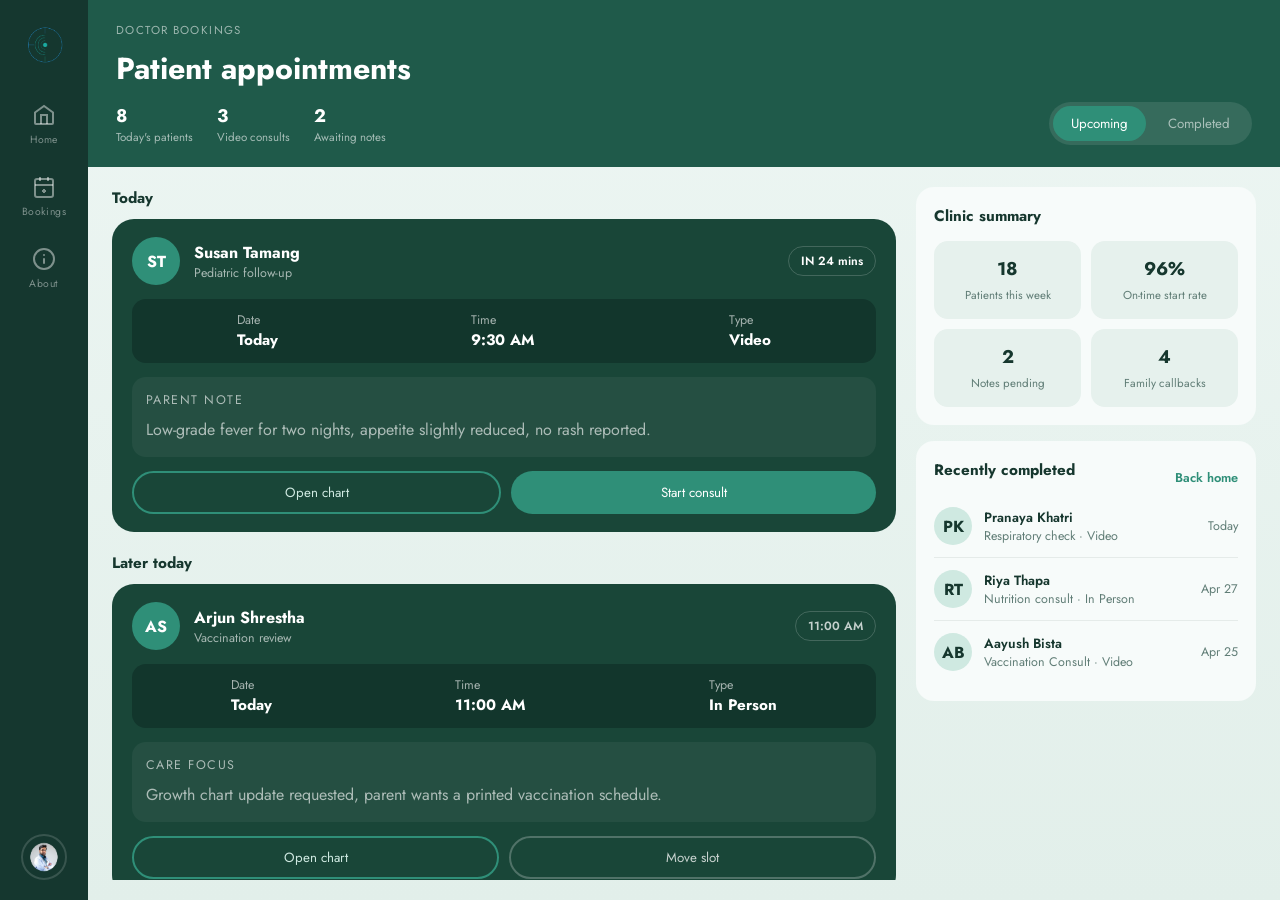
<file: doctor-bookings.html>
<!DOCTYPE html>
<html lang="en">
<head>
  <meta charset="UTF-8"/>
  <meta name="viewport" content="width=device-width, initial-scale=1.0"/>
  <title>Curalis - Doctor Bookings</title>
  <link href="https://fonts.googleapis.com/css2?family=Jost:wght@300;400;500;600;700&display=swap" rel="stylesheet"/>
  <link rel="stylesheet" href="assets/css/doctor-bookings.css"/>
</head>
<body>
  <nav class="sidebar">
    <div class="sidebar-logo"><img src="assets/img/logo.png" alt="Curalis"/></div>
    <ul class="nav-links">
      <li class="nav-item" data-page="doctor-home.html" title="Home">
        <svg viewBox="0 0 24 24" fill="none" stroke="currentColor" stroke-width="2"><path d="M3 9.5L12 3l9 6.5V20a1 1 0 0 1-1 1H4a1 1 0 0 1-1-1V9.5z"/><path d="M9 21V12h6v9"/></svg>
        <span>Home</span>
      </li>
      <li class="nav-item" data-page="doctor-bookings.html" title="Bookings">
        <svg viewBox="0 0 24 24" fill="none" stroke="currentColor" stroke-width="2"><rect x="3" y="4" width="18" height="18" rx="2"/><path d="M16 2v4M8 2v4M3 10h18"/><path d="M12 14v4M10 16h4"/></svg>
        <span>Bookings</span>
      </li>
      <li class="nav-item" data-page="doctor-about.html" title="About">
        <svg xmlns="http://www.w3.org/2000/svg" width="24" height="24" viewBox="0 0 24 24" fill="none" stroke="currentColor" stroke-width="2" stroke-linecap="round" stroke-linejoin="round" class="lucide lucide-info-icon lucide-info"><circle cx="12" cy="12" r="10"/><path d="M12 16v-4"/><path d="M12 8h.01"/></svg>
        <span>About</span>
    </ul>
    <div class="profile-wrap">
      <img src="assets/img/doctor_apurva.png" alt="Doctor profile" class="profile-pic" id="profilePic"/>
      <div class="profile-menu" id="profileMenu">
        <div class="profile-summary">
          <p class="profile-kicker">Clinic status</p>
          <h3>Dr. Apurva KC</h3>
          <p>Bookings view, today's patient list</p>
        </div>
        <button class="profile-menu-item" id="btnAvailability">Availability</button>
        <button class="profile-menu-item" id="btnMessages">Messages</button>
        <button class="profile-menu-item logout" id="btnLogout">Logout</button>
      </div>
    </div>
  </nav>

  <main class="main">
    <div class="hero">
      <div class="hero-left">
        <p class="hero-kicker">Doctor bookings</p>
        <h1>Patient appointments</h1>
        <div class="hero-stats">
          <div class="hero-stat"><span class="hs-num">8</span><span class="hs-label">Today's patients</span></div>
          <div class="hero-stat"><span class="hs-num">3</span><span class="hs-label">Video consults</span></div>
          <div class="hero-stat"><span class="hs-num">2</span><span class="hs-label">Awaiting notes</span></div>
        </div>
      </div>
      <div class="tab-toggle">
        <button class="tab-btn active" id="tabUpcoming">Upcoming</button>
        <button class="tab-btn" id="tabCompleted">Completed</button>
      </div>
    </div>

    <div class="content">
      <div class="left-col">
        <div id="upcomingView">
          <p class="section-label">Today</p>
          <div class="booking-card dark">
            <div class="bc-top">
              <div class="bc-avatar">ST</div>
              <div class="bc-info">
                <h3>Susan Tamang</h3>
                <p>Pediatric follow-up</p>
              </div>
              <span class="bc-badge">IN 24 mins</span>
            </div>
            <div class="bc-details">
              <div><p class="bd-label">Date</p><p class="bd-value">Today</p></div>
              <div><p class="bd-label">Time</p><p class="bd-value">9:30 AM</p></div>
              <div><p class="bd-label">Type</p><p class="bd-value">Video</p></div>
            </div>
            <div class="patient-note">
              <p class="note-title">Parent note</p>
              <p>Low-grade fever for two nights, appetite slightly reduced, no rash reported.</p>
            </div>
            <div class="bc-actions">
              <button class="bc-btn outline">Open chart</button>
              <button class="bc-btn filled">Start consult</button>
            </div>
          </div>

          <p class="section-label" style="margin-top:20px;">Later today</p>
          <div class="booking-card dark">
            <div class="bc-top">
              <div class="bc-avatar">AS</div>
              <div class="bc-info">
                <h3>Arjun Shrestha</h3>
                <p>Vaccination review</p>
              </div>
              <span class="bc-badge muted">11:00 AM</span>
            </div>
            <div class="bc-details">
              <div><p class="bd-label">Date</p><p class="bd-value">Today</p></div>
              <div><p class="bd-label">Time</p><p class="bd-value">11:00 AM</p></div>
              <div><p class="bd-label">Type</p><p class="bd-value">In Person</p></div>
            </div>
            <div class="patient-note">
              <p class="note-title">Care focus</p>
              <p>Growth chart update requested, parent wants a printed vaccination schedule.</p>
            </div>
            <div class="bc-actions">
              <button class="bc-btn outline">Open chart</button>
              <button class="bc-btn cancel">Move slot</button>
            </div>
          </div>

          <div class="booking-card dark">
            <div class="bc-top">
              <div class="bc-avatar">MK</div>
              <div class="bc-info">
                <h3>Mina Karki</h3>
                <p>Medication tolerance review</p>
              </div>
              <span class="bc-badge muted">2:15 PM</span>
            </div>
            <div class="bc-details">
              <div><p class="bd-label">Date</p><p class="bd-value">Today</p></div>
              <div><p class="bd-label">Time</p><p class="bd-value">2:15 PM</p></div>
              <div><p class="bd-label">Type</p><p class="bd-value">Video</p></div>
            </div>
            <div class="patient-note">
              <p class="note-title">Care focus</p>
              <p>Review lab feedback before the call, guardian asked about evening dosage timing.</p>
            </div>
            <div class="bc-actions">
              <button class="bc-btn outline">Open chart</button>
              <button class="bc-btn filled">Prep notes</button>
            </div>
          </div>
        </div>

        <div id="completedView" style="display:none;">
          <p class="section-label">Completed today</p>
          <div class="booking-card dark">
            <div class="bc-top">
              <div class="bc-avatar">PK</div>
              <div class="bc-info">
                <h3>Pranaya Khatri</h3>
                <p>Respiratory check</p>
              </div>
              <span class="bc-badge done">Signed off</span>
            </div>
            <div class="bc-details">
              <div><p class="bd-label">Date</p><p class="bd-value">Today</p></div>
              <div><p class="bd-label">Time</p><p class="bd-value">8:00 AM</p></div>
              <div><p class="bd-label">Type</p><p class="bd-value">Video</p></div>
            </div>
            <div class="patient-note">
              <p class="note-title">Outcome</p>
              <p>Symptoms improved, inhaler plan continued, revisit only if wheezing returns.</p>
            </div>
            <div class="bc-actions">
              <button class="bc-btn outline">View summary</button>
              <button class="bc-btn filled">Send follow-up</button>
            </div>
          </div>

          <p class="section-label" style="margin-top:20px;">Earlier this week</p>
          <div class="booking-card dark">
            <div class="bc-top">
              <div class="bc-avatar">RT</div>
              <div class="bc-info">
                <h3>Riya Thapa</h3>
                <p>Nutrition consult</p>
              </div>
              <span class="bc-badge done">Summary pending</span>
            </div>
            <div class="bc-details">
              <div><p class="bd-label">Date</p><p class="bd-value">Apr 27</p></div>
              <div><p class="bd-label">Time</p><p class="bd-value">1:40 PM</p></div>
              <div><p class="bd-label">Type</p><p class="bd-value">In Person</p></div>
            </div>
            <div class="patient-note">
              <p class="note-title">Outcome</p>
              <p>Follow-up call needed after bloodwork arrives, parent asked for diet handout.</p>
            </div>
            <div class="bc-actions">
              <button class="bc-btn outline">View summary</button>
              <button class="bc-btn cancel">Finish note</button>
            </div>
          </div>
        </div>
      </div>

      <div class="right-col">
        <div class="summary-box">
          <h3>Clinic summary</h3>
          <div class="summary-grid">
            <div class="summary-stat"><span class="ss-num">18</span><span class="ss-label">Patients this week</span></div>
            <div class="summary-stat"><span class="ss-num">96%</span><span class="ss-label">On-time start rate</span></div>
            <div class="summary-stat"><span class="ss-num">2</span><span class="ss-label">Notes pending</span></div>
            <div class="summary-stat"><span class="ss-num">4</span><span class="ss-label">Family callbacks</span></div>
          </div>
        </div>

        <div class="recent-box">
          <div class="recent-header">
            <h3>Recently completed</h3>
            <a href="doctor-home.html" class="see-all">Back home</a>
          </div>
          <div class="recent-list">
            <div class="recent-item">
              <div class="r-avatar">PK</div>
              <div class="r-info"><p class="r-name">Pranaya Khatri</p><p class="r-sub">Respiratory check · Video</p></div>
              <span class="r-date">Today</span>
            </div>
            <div class="recent-item">
              <div class="r-avatar">RT</div>
              <div class="r-info"><p class="r-name">Riya Thapa</p><p class="r-sub">Nutrition consult · In Person</p></div>
              <span class="r-date">Apr 27</span>
            </div>
            <div class="recent-item">
              <div class="r-avatar">AB</div>
              <div class="r-info"><p class="r-name">Aayush Bista</p><p class="r-sub">Vaccination Consult · Video</p></div>
              <span class="r-date">Apr 25</span>
            </div>
          </div>
        </div>
      </div>
    </div>
  </main>

  <script src="assets/js/doctor-bookings.js"></script>
</body>
</html>
</file>
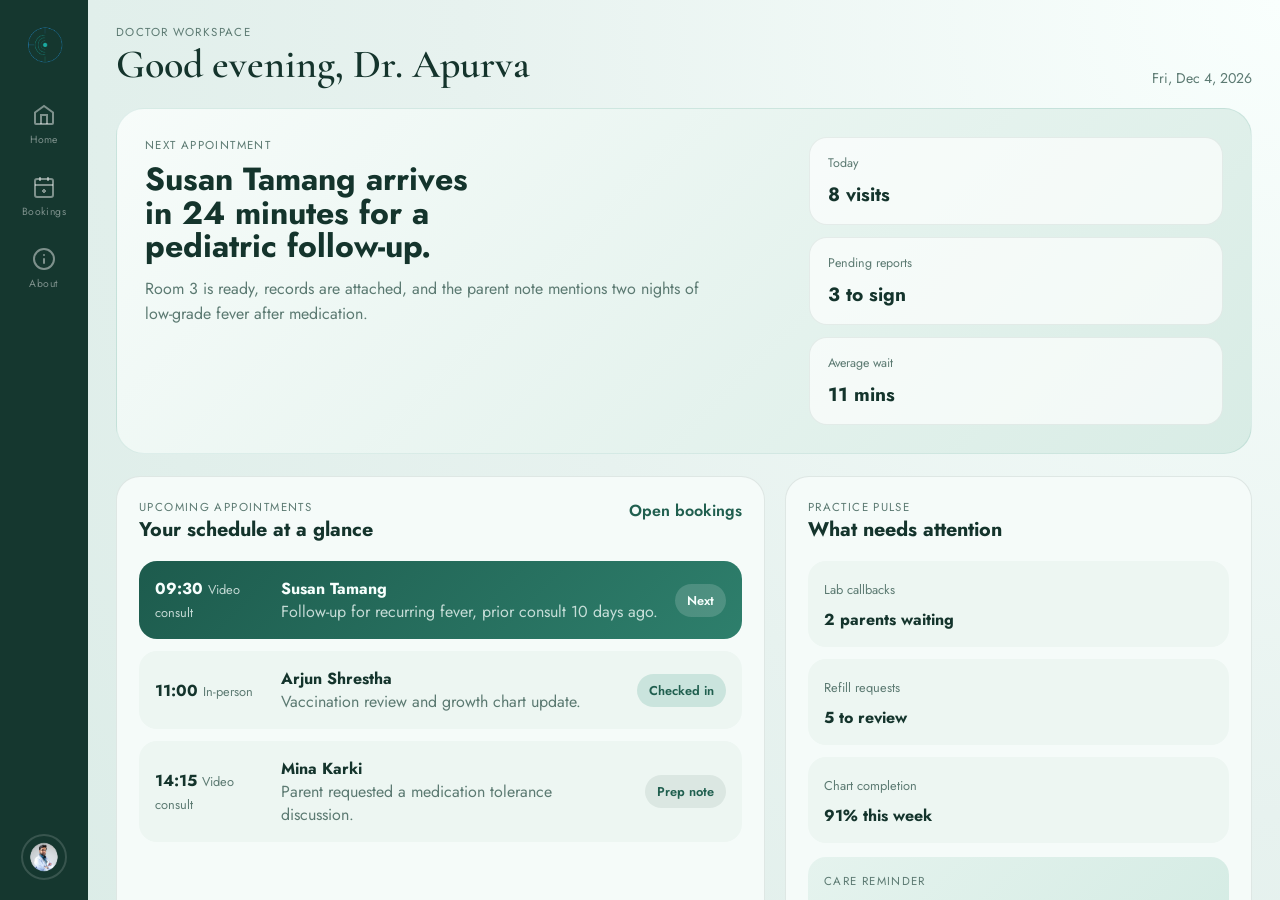
<file: doctor-home.html>
<!DOCTYPE html>
<html lang="en">
<head>
  <meta charset="UTF-8"/>
  <meta name="viewport" content="width=device-width, initial-scale=1.0"/>
  <title>Curalis - Doctor Home</title>
  <link href="https://fonts.googleapis.com/css2?family=Cormorant+Garamond:wght@500;600&family=Jost:wght@300;400;500;600;700&display=swap" rel="stylesheet"/>
  <link rel="stylesheet" href="assets/css/doctor-home.css"/>
</head>
<body>
  <nav class="sidebar">
    <div class="sidebar-logo">
      <img src="assets/img/logo.png" alt="Curalis"/>
    </div>

    <ul class="nav-links">
      <li class="nav-item" data-page="doctor-home.html" title="Home">
        <svg viewBox="0 0 24 24" fill="none" stroke="currentColor" stroke-width="2">
          <path d="M3 9.5L12 3l9 6.5V20a1 1 0 0 1-1 1H4a1 1 0 0 1-1-1V9.5z"/>
          <path d="M9 21V12h6v9"/>
        </svg>
        <span>Home</span>
      </li>
      <li class="nav-item" data-page="doctor-bookings.html" title="Bookings">
        <svg viewBox="0 0 24 24" fill="none" stroke="currentColor" stroke-width="2">
          <rect x="3" y="4" width="18" height="18" rx="2"/>
          <path d="M16 2v4M8 2v4M3 10h18"/>
          <path d="M12 14v4M10 16h4"/>
        </svg>
        <span>Bookings</span>
      </li>
      <li class="nav-item" data-page="doctor-about.html" title="About">
        <svg xmlns="http://www.w3.org/2000/svg" width="24" height="24" viewBox="0 0 24 24" fill="none" stroke="currentColor" stroke-width="2" stroke-linecap="round" stroke-linejoin="round" class="lucide lucide-info-icon lucide-info"><circle cx="12" cy="12" r="10"/><path d="M12 16v-4"/><path d="M12 8h.01"/></svg>
        <span>About</span>
      </li>
    </ul>

    <div class="profile-wrap">
      <img src="assets/img/doctor_apurva.png" alt="Doctor profile" class="profile-pic" id="profilePic"/>
      <div class="profile-menu" id="profileMenu">
        <div class="profile-summary">
          <p class="profile-kicker">On duty</p>
          <h3>Dr. Apurva KC</h3>
          <p>Pediatrics and family consults</p>
        </div>
        <button class="profile-menu-item" id="btnAvailability">Availability</button>
        <button class="profile-menu-item" id="btnMessages">Messages</button>
        <button class="profile-menu-item logout" id="btnLogout">Logout</button>
      </div>
    </div>
  </nav>

  <main class="main">
    <header class="topbar">
      <div>
        <p class="eyebrow">Doctor workspace</p>
        <h1>Good <span id="timeOfDay">morning</span>, Dr. Apurva</h1>
      </div>
      <p class="topbar-date" id="topbarDate"></p>
    </header>

    <section class="hero">
      <div class="hero-copy">
        <p class="hero-kicker">Next appointment</p>
        <h2>Susan Tamang arrives in 24 minutes for a pediatric follow-up.</h2>
        <p class="hero-text">Room 3 is ready, records are attached, and the parent note mentions two nights of low-grade fever after medication.</p>
      </div>
      <div class="hero-chip-group">
        <div class="hero-chip">
          <span class="chip-label">Today</span>
          <strong>8 visits</strong>
        </div>
        <div class="hero-chip">
          <span class="chip-label">Pending reports</span>
          <strong>3 to sign</strong>
        </div>
        <div class="hero-chip">
          <span class="chip-label">Average wait</span>
          <strong>11 mins</strong>
        </div>
      </div>
    </section>

    <section class="dashboard">
      <article class="panel schedule-panel">
        <div class="panel-head">
          <div>
            <p class="panel-kicker">Upcoming appointments</p>
            <h3>Your schedule at a glance</h3>
          </div>
          <a href="doctor-bookings.html" class="panel-link">Open bookings</a>
        </div>

        <div class="schedule-list">
          <div class="schedule-item featured">
            <div class="schedule-time">
              <strong>09:30</strong>
              <span>Video consult</span>
            </div>
            <div class="schedule-body">
              <h4>Susan Tamang</h4>
              <p>Follow-up for recurring fever, prior consult 10 days ago.</p>
            </div>
            <span class="status-pill">Next</span>
          </div>

          <div class="schedule-item">
            <div class="schedule-time">
              <strong>11:00</strong>
              <span>In-person</span>
            </div>
            <div class="schedule-body">
              <h4>Arjun Shrestha</h4>
              <p>Vaccination review and growth chart update.</p>
            </div>
            <span class="status-pill muted">Checked in</span>
          </div>

          <div class="schedule-item">
            <div class="schedule-time">
              <strong>14:15</strong>
              <span>Video consult</span>
            </div>
            <div class="schedule-body">
              <h4>Mina Karki</h4>
              <p>Parent requested a medication tolerance discussion.</p>
            </div>
            <span class="status-pill light">Prep note</span>
          </div>
        </div>
      </article>

      <article class="panel queue-panel">
        <div class="panel-head">
          <div>
            <p class="panel-kicker">Practice pulse</p>
            <h3>What needs attention</h3>
          </div>
        </div>

        <div class="mini-stats">
          <div class="mini-stat">
            <span class="mini-label">Lab callbacks</span>
            <strong>2 parents waiting</strong>
          </div>
          <div class="mini-stat">
            <span class="mini-label">Refill requests</span>
            <strong>5 to review</strong>
          </div>
          <div class="mini-stat">
            <span class="mini-label">Chart completion</span>
            <strong>91% this week</strong>
          </div>
        </div>

        <div class="notice-card">
          <p class="notice-kicker">Care reminder</p>
          <h4>Three children are due for follow-up outreach</h4>
          <p>Two asthma reviews and one nutrition check-in have gone quiet for more than 14 days.</p>
        </div>
      </article>

      <article class="panel prep-panel">
        <div class="panel-head">
          <div>
            <p class="panel-kicker">Before the next call</p>
            <h3>Quick prep list</h3>
          </div>
        </div>

        <ul class="prep-list">
          <li>Review Susan Tamang's fever notes and shared home temperature log.</li>
          <li>Confirm Room 3 vaccine stock before Arjun Shrestha's visit.</li>
          <li>Sign two pending referral letters before lunch clinic opens.</li>
        </ul>
      </article>

      <article class="panel insights-panel">
        <div class="panel-head">
          <div>
            <p class="panel-kicker">Patient continuity</p>
            <h3>Recent families seen</h3>
          </div>
        </div>

        <div class="family-list">
          <div class="family-item">
            <div class="family-avatar">ST</div>
            <div>
              <h4>Susan Tamang</h4>
              <p>Fever management, video consult scheduled today</p>
            </div>
          </div>
          <div class="family-item">
            <div class="family-avatar">AS</div>
            <div>
              <h4>Arjun Shrestha</h4>
              <p>Vaccination review, parent requested printed summary</p>
            </div>
          </div>
          <div class="family-item">
            <div class="family-avatar">MK</div>
            <div>
              <h4>Mina Karki</h4>
              <p>Medication tolerance follow-up, awaiting lab review</p>
            </div>
          </div>
        </div>
      </article>
    </section>
  </main>

  <script src="assets/js/doctor-home.js"></script>
</body>
</html>
</file>
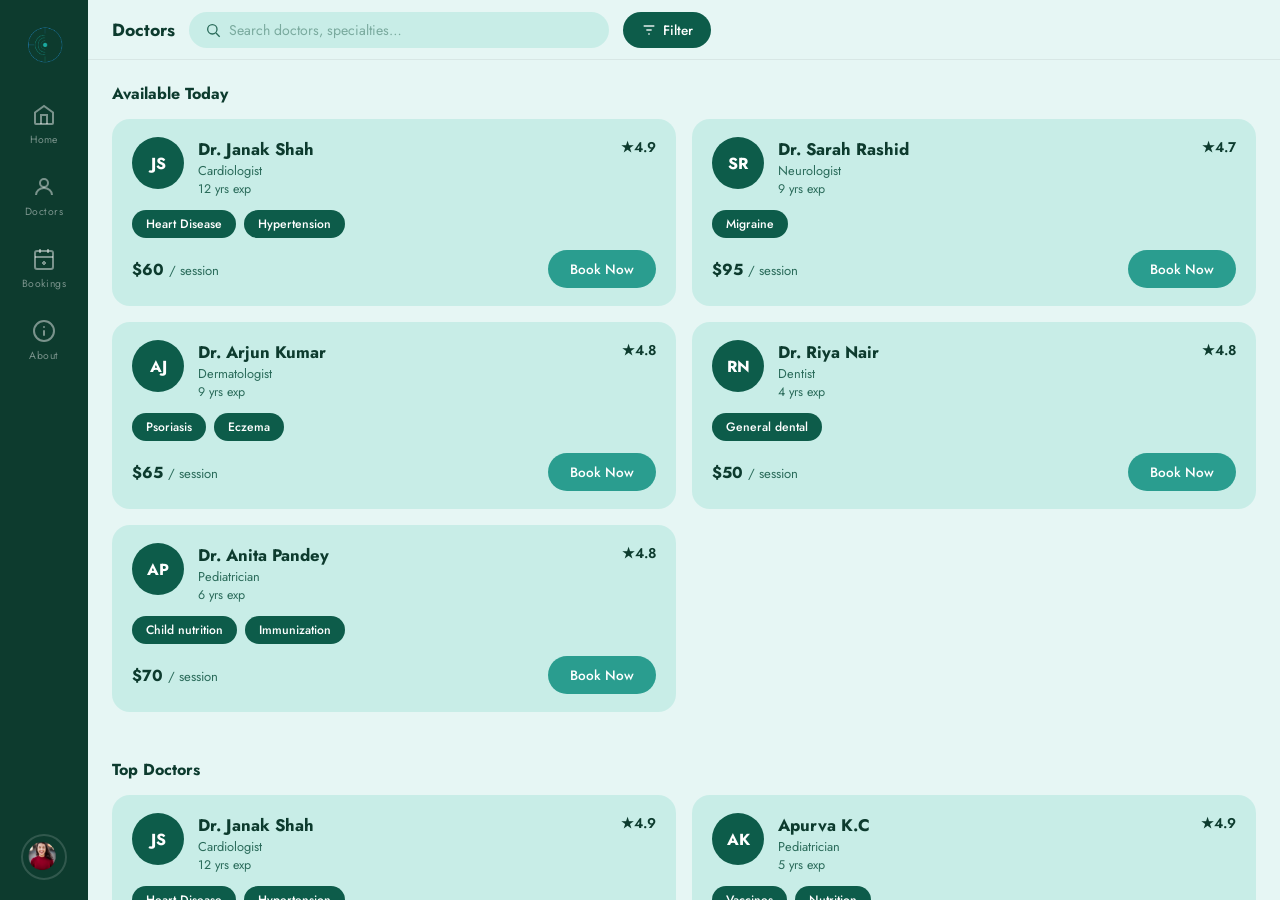
<file: doctors.html>
<!DOCTYPE html>
<html lang="en">
<head>
  <meta charset="UTF-8"/>
  <meta name="viewport" content="width=device-width, initial-scale=1.0"/>
  <title>Curalis — Doctors</title>
  <link href="https://fonts.googleapis.com/css2?family=Jost:wght@300;400;500;600;700&display=swap" rel="stylesheet"/>
  <link rel="stylesheet" href="assets/css/doctors.css"/>
</head>
<body>

  <!--Nav Bar-->
  <nav class="sidebar">
    <div class="sidebar-logo">
      <img src="assets/img/logo.png" alt="Curalis"/>
    </div>
    <ul class="nav-links">
      <li class="nav-item" data-page="home.html" title="Home">
        <svg viewBox="0 0 24 24" fill="none" stroke="currentColor" stroke-width="2">
          <path d="M3 9.5L12 3l9 6.5V20a1 1 0 0 1-1 1H4a1 1 0 0 1-1-1V9.5z"/>
          <path d="M9 21V12h6v9"/>
        </svg>
        <span>Home</span>
      </li>
      <li class="nav-item" data-page="doctors.html" title="Doctors">
        <svg viewBox="0 0 24 24" fill="none" stroke="currentColor" stroke-width="2">
          <circle cx="12" cy="8" r="4"/>
          <path d="M4 20c0-4 3.6-7 8-7s8 3 8 7"/>
        </svg>
        <span>Doctors</span>
      </li>
      <li class="nav-item" data-page="bookings.html" title="Bookings">
        <svg viewBox="0 0 24 24" fill="none" stroke="currentColor" stroke-width="2">
          <rect x="3" y="4" width="18" height="18" rx="2"/>
          <path d="M16 2v4M8 2v4M3 10h18"/>
          <path d="M12 14v4M10 16h4"/>
        </svg>
        <span>Bookings</span>
      </li>
      <li class="nav-item" data-page="about.html" title="About">
        <svg xmlns="http://www.w3.org/2000/svg" width="24" height="24" viewBox="0 0 24 24" fill="none" stroke="currentColor" stroke-width="2" stroke-linecap="round" stroke-linejoin="round" class="lucide lucide-info-icon lucide-info">
          <circle cx="12" cy="12" r="10"/><path d="M12 16v-4"/><path d="M12 8h.01"/>
        </svg>
        <span>About</span>
      </li>
    </ul>
    <div class="profile-wrap" id="profileWrap">
      <img src="assets/img/profile.png" alt="Profile" class="profile-pic" id="profilePic"/>
      <div class="profile-menu" id="profileMenu">
        <button class="profile-menu-item" id="btnEditCard">
          <svg viewBox="0 0 24 24" fill="none" stroke="currentColor" stroke-width="2">
            <path d="M11 4H4a2 2 0 0 0-2 2v14a2 2 0 0 0 2 2h14a2 2 0 0 0 2-2v-7"/>
            <path d="M18.5 2.5a2.121 2.121 0 0 1 3 3L12 15l-4 1 1-4 9.5-9.5z"/>
          </svg>
          Edit Health Card
        </button>
        <button class="profile-menu-item" id="btnLanguages">
          <svg viewBox="0 0 24 24" fill="none" stroke="currentColor" stroke-width="2">
            <circle cx="12" cy="12" r="9"/>
            <path d="M2 12h20M12 2a15 15 0 0 1 0 20M12 2a15 15 0 0 0 0 20"/>
          </svg>
          Languages
        </button>
        <button class="profile-menu-item logout" id="btnLogout">
          <svg viewBox="0 0 24 24" fill="none" stroke="currentColor" stroke-width="2">
            <path d="M9 21H5a2 2 0 0 1-2-2V5a2 2 0 0 1 2-2h4"/>
            <polyline points="16 17 21 12 16 7"/>
            <line x1="21" y1="12" x2="9" y2="12"/>
          </svg>
          Logout
        </button>
      </div>
    </div>
  </nav>
  <main class="main">

    <header class="topbar">
      <h1 class="page-title">Doctors</h1>
      <div class="search-wrap">
        <svg viewBox="0 0 24 24" fill="none" stroke="currentColor" stroke-width="2">
          <circle cx="11" cy="11" r="7"/>
          <line x1="16.5" y1="16.5" x2="22" y2="22"/>
        </svg>
        <input type="text" id="searchInput" placeholder="Search doctors, specialties…"/>
      </div>
      <button class="filter-btn" id="filterBtn">
        <svg viewBox="0 0 24 24" fill="none" stroke="currentColor" stroke-width="2">
          <line x1="4" y1="6"  x2="20" y2="6"/>
          <line x1="8" y1="12" x2="16" y2="12"/>
          <line x1="11" y1="18" x2="13" y2="18"/>
        </svg>
        Filter
      </button>
    </header>

    <!--Filter-->
    <div class="filter-panel" id="filterPanel">
      <div class="filter-section">
        <p class="filter-label">Specialty</p>
        <div class="filter-chips">
          <button class="chip active" data-filter="specialty" data-value="all">All</button>
          <button class="chip" data-filter="specialty" data-value="Cardiologist">Cardio</button>
          <button class="chip" data-filter="specialty" data-value="Neurologist">Neuro</button>
          <button class="chip" data-filter="specialty" data-value="Dermatologist">Derma</button>
          <button class="chip" data-filter="specialty" data-value="Dentist">Dental</button>
          <button class="chip" data-filter="specialty" data-value="Orthopedist">Ortho</button>
          <button class="chip" data-filter="specialty" data-value="Pediatrician">Pediatric</button>
        </div>
      </div>
      <div class="filter-section">
        <p class="filter-label">Max Price <span id="priceVal">$100</span></p>
        <input type="range" min="50" max="100" value="100" step="5" id="priceRange" class="filter-range"/>
      </div>
      <div class="filter-section">
        <p class="filter-label">Min Experience <span id="expVal">0 yrs</span></p>
        <input type="range" min="0" max="12" value="0" step="1" id="expRange" class="filter-range"/>
      </div>
      <button class="chip" id="clearFilters">Clear All</button>
    </div>

    <div class="content">

      <div id="defaultView">
        <section class="section">
          <div class="section-header">
            <h2>Available Today</h2>
            
          </div>
          <div class="cards-grid" id="availableGrid"></div>
        </section>
        <br><br>
        <section class="section">
          <h2>Top Doctors</h2>
          <div class="cards-grid" id="topGrid"></div>
        </section>
      </div>

      <div id="filteredView" style="display:none;">
        <div class="cards-grid" id="filteredGrid"></div>
        <p class="no-results" id="filteredEmpty" style="display:none;">No doctors match your search.</p>
      </div>

    </div>
  </main>

  <script src="assets/js/doctors.js"></script>
</body>
</html>
</file>
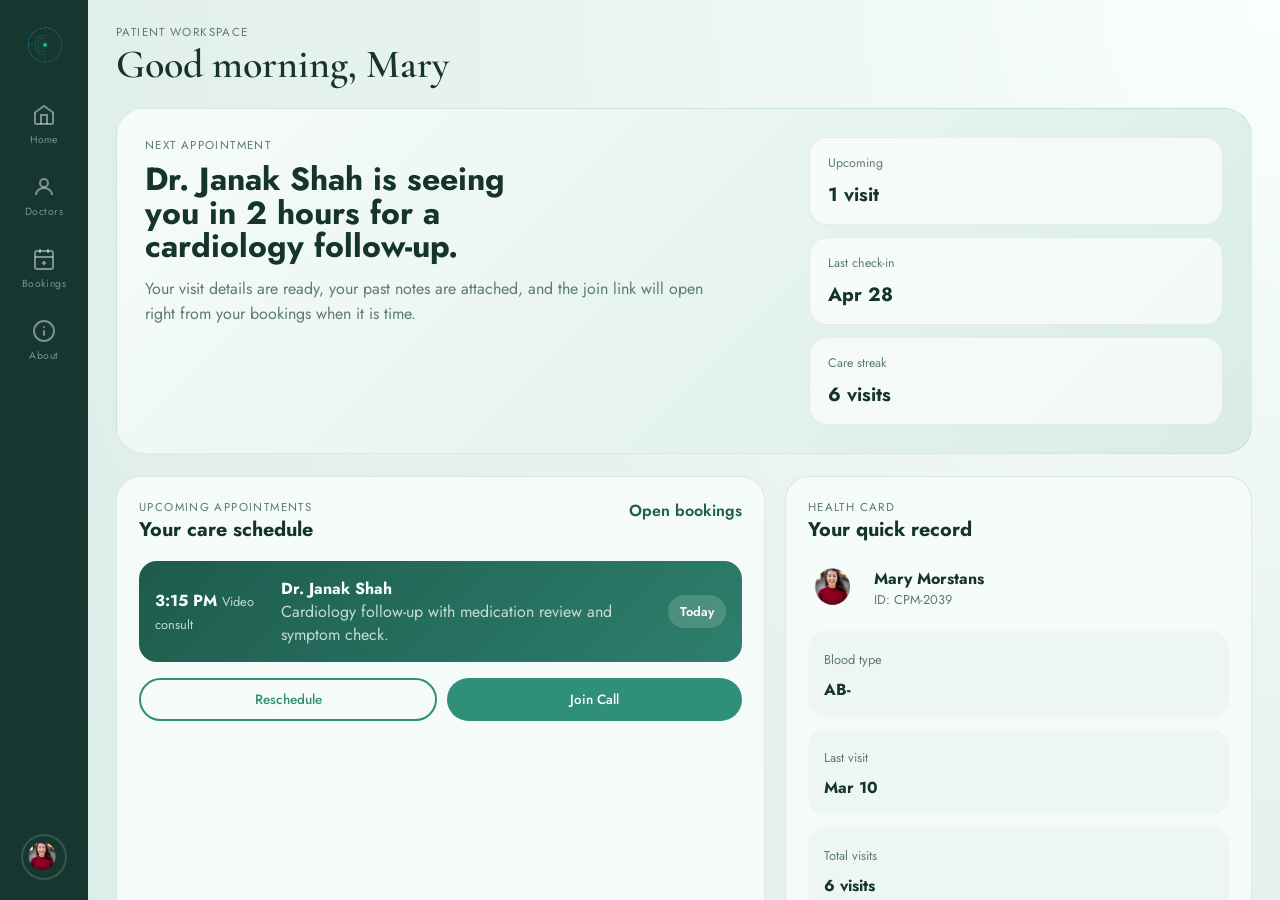
<file: home.html>
<!DOCTYPE html>
<html lang="en">
<head>
  <meta charset="UTF-8"/>
  <meta name="viewport" content="width=device-width, initial-scale=1.0"/>
  <title>Curalis - Home</title>
  <link href="https://fonts.googleapis.com/css2?family=Cormorant+Garamond:wght@500;600&family=Jost:wght@300;400;500;600;700&display=swap" rel="stylesheet"/>
  <link rel="stylesheet" href="assets/css/home.css"/>
</head>
<body>
  <nav class="sidebar">
    <div class="sidebar-logo">
      <img src="assets/img/logo.png" alt="Curalis"/>
    </div>

    <ul class="nav-links">
      <li class="nav-item" data-page="home.html" title="Home">
        <svg viewBox="0 0 24 24" fill="none" stroke="currentColor" stroke-width="2">
          <path d="M3 9.5L12 3l9 6.5V20a1 1 0 0 1-1 1H4a1 1 0 0 1-1-1V9.5z"/>
          <path d="M9 21V12h6v9"/>
        </svg>
        <span>Home</span>
      </li>
      <li class="nav-item" data-page="doctors.html" title="Doctors">
        <svg viewBox="0 0 24 24" fill="none" stroke="currentColor" stroke-width="2">
          <circle cx="12" cy="8" r="4"/>
          <path d="M4 20c0-4 3.6-7 8-7s8 3 8 7"/>
        </svg>
        <span>Doctors</span>
      </li>
      <li class="nav-item" data-page="bookings.html" title="Bookings">
        <svg viewBox="0 0 24 24" fill="none" stroke="currentColor" stroke-width="2">
          <rect x="3" y="4" width="18" height="18" rx="2"/>
          <path d="M16 2v4M8 2v4M3 10h18"/>
          <path d="M12 14v4M10 16h4"/>
        </svg>
        <span>Bookings</span>
      </li>
      <li class="nav-item" data-page="about.html" title="About">
        <svg xmlns="http://www.w3.org/2000/svg" width="24" height="24" viewBox="0 0 24 24" fill="none" stroke="currentColor" stroke-width="2" stroke-linecap="round" stroke-linejoin="round" class="lucide lucide-info-icon lucide-info"><circle cx="12" cy="12" r="10"/><path d="M12 16v-4"/><path d="M12 8h.01"/></svg>
        <span>About</span>
      </li>
    </ul>

    <div class="profile-wrap" id="profileWrap">
      <img src="assets/img/profile.png" alt="Profile" class="profile-pic" id="profilePic"/>
      <div class="profile-menu" id="profileMenu">
        <button class="profile-menu-item" id="btnEditCard">
          <svg viewBox="0 0 24 24" fill="none" stroke="currentColor" stroke-width="2">
            <path d="M11 4H4a2 2 0 0 0-2 2v14a2 2 0 0 0 2 2h14a2 2 0 0 0 2-2v-7"/>
            <path d="M18.5 2.5a2.121 2.121 0 0 1 3 3L12 15l-4 1 1-4 9.5-9.5z"/>
          </svg>
          Edit Health Card
        </button>
        <button class="profile-menu-item" id="btnLanguages">
          <svg viewBox="0 0 24 24" fill="none" stroke="currentColor" stroke-width="2">
            <circle cx="12" cy="12" r="9"/>
            <path d="M2 12h20M12 2a15 15 0 0 1 0 20M12 2a15 15 0 0 0 0 20"/>
          </svg>
          Languages
        </button>
        <button class="profile-menu-item logout" id="btnLogout">
          <svg viewBox="0 0 24 24" fill="none" stroke="currentColor" stroke-width="2">
            <path d="M9 21H5a2 2 0 0 1-2-2V5a2 2 0 0 1 2-2h4"/>
            <polyline points="16 17 21 12 16 7"/>
            <line x1="21" y1="12" x2="9" y2="12"/>
          </svg>
          Logout
        </button>
      </div>
    </div>
  </nav>

  <main class="main">
    <header class="topbar">
      <div>
        <p class="eyebrow">Patient workspace</p>
        <h1>Good <span id="timeOfDay">morning</span>, Mary</h1>
      </div>
      <p class="topbar-date" id="topbarDate"></p>
    </header>

    <section class="hero">
      <div class="hero-copy">
        <p class="hero-kicker">Next appointment</p>
        <h2>Dr. Janak Shah is seeing you in 2 hours for a cardiology follow-up.</h2>
        <p class="hero-text">Your visit details are ready, your past notes are attached, and the join link will open right from your bookings when it is time.</p>
      </div>
      <div class="hero-chip-group">
        <div class="hero-chip">
          <span class="chip-label">Upcoming</span>
          <strong>1 visit</strong>
        </div>
        <div class="hero-chip">
          <span class="chip-label">Last check-in</span>
          <strong>Apr 28</strong>
        </div>
        <div class="hero-chip">
          <span class="chip-label">Care streak</span>
          <strong>6 visits</strong>
        </div>
      </div>
    </section>

    <section class="dashboard">
      <article class="panel schedule-panel">
        <div class="panel-head">
          <div>
            <p class="panel-kicker">Upcoming appointments</p>
            <h3>Your care schedule</h3>
          </div>
          <a href="bookings.html" class="panel-link">Open bookings</a>
        </div>

        <div class="schedule-list">
          <div class="schedule-item featured">
            <div class="schedule-time">
              <strong>3:15 PM</strong>
              <span>Video consult</span>
            </div>
            <div class="schedule-body">
              <h4>Dr. Janak Shah</h4>
              <p>Cardiology follow-up with medication review and symptom check.</p>
            </div>
            <span class="status-pill">Today</span>
          </div>
        </div>

        <div class="appt-actions">
          <button class="appt-btn outline">Reschedule</button>
          <button class="appt-btn filled">Join Call</button>
        </div>
      </article>

      <article class="panel health-panel">
        <div class="panel-head">
          <div>
            <p class="panel-kicker">Health card</p>
            <h3>Your quick record</h3>
          </div>
        </div>

        <div class="hc-profile">
          <img src="assets/img/profile.png" alt="Profile" class="hc-avatar"/>
          <div>
            <h4>Mary Morstans</h4>
            <p>ID: CPM-2039</p>
          </div>
        </div>

        <div class="mini-stats">
          <div class="mini-stat">
            <span class="mini-label">Blood type</span>
            <strong>AB-</strong>
          </div>
          <div class="mini-stat">
            <span class="mini-label">Last visit</span>
            <strong>Mar 10</strong>
          </div>
          <div class="mini-stat">
            <span class="mini-label">Total visits</span>
            <strong>6 visits</strong>
          </div>
        </div>
      </article>

      <article class="panel specialties-panel">
        <div class="panel-head">
          <div>
            <p class="panel-kicker">Explore care</p>
            <h3>Popular specialties</h3>
          </div>
          <a href="doctors.html" class="panel-link">Find doctors</a>
        </div>

        <div class="spec-grid">
          <div class="spec-item">
            <div class="spec-icon"><img src="assets/img/general.png" alt="General"/></div>
            <span>General</span>
          </div>
          <div class="spec-item">
            <div class="spec-icon"><img src="assets/img/cardio.png" alt="Cardio"/></div>
            <span>Cardio</span>
          </div>
          <div class="spec-item">
            <div class="spec-icon"><img src="assets/img/neuro.png" alt="Neuro"/></div>
            <span>Neuro</span>
          </div>
          <div class="spec-item">
            <div class="spec-icon"><img src="assets/img/dental.png" alt="Dental"/></div>
            <span>Dental</span>
          </div>
          <div class="spec-item">
            <div class="spec-icon"><img src="assets/img/ortho.png" alt="Ortho"/></div>
            <span>Ortho</span>
          </div>
          <div class="spec-item">
            <div class="spec-icon"><img src="assets/img/pedia.png" alt="Pediatric"/></div>
            <span>Pediatric</span>
          </div>
        </div>
        <p class="specialties-footnote">Browse common care areas and jump straight into doctor discovery from the specialties you use most.</p>
      </article>

      <article class="panel tips-panel">
        <div class="panel-head">
          <div>
            <p class="panel-kicker">Daily support</p>
            <h3>Health tips for today</h3>
          </div>
        </div>

        <div class="tips-carousel">
          <button class="tips-arrow left" id="tipPrev">&#8249;</button>
          <div class="tip-content" id="tipContent">
            <p class="tip-title" id="tipTitle"></p>
            <p class="tip-body" id="tipBody"></p>
          </div>
          <button class="tips-arrow right" id="tipNext">&#8250;</button>
        </div>
        <div class="tip-dots" id="tipDots"></div>
      </article>
    </section>
  </main>

  <div class="modal-overlay" id="modalOverlay">
    <div class="modal">
      <div class="modal-header">
        <img src="assets/img/profile.png" alt="Profile" class="modal-avatar"/>
        <div>
          <h3>Mary Morstans</h3>
          <p>ID: CPM-2039</p>
        </div>
        <button class="modal-edit-btn" id="modalEditBtn">Edit</button>
      </div>

      <div class="modal-section">
        <h4>Personal Information</h4>
        <div class="modal-row"><span>Date of birth</span><span>14 August 1999</span></div>
        <div class="modal-row"><span>Height</span><span>165 cm</span></div>
        <div class="modal-row"><span>Blood Group</span><span>AB-</span></div>
        <div class="modal-row"><span>Emergency No</span><span>9812389231</span></div>
      </div>

      <div class="modal-section">
        <h4>Allergies</h4>
        <div class="allergy-tags">
          <span class="allergy-tag">Peanuts</span>
          <span class="allergy-tag">Pollen</span>
          <span class="allergy-tag">Dust</span>
        </div>
      </div>

      <div class="modal-section">
        <h4>Current Medications</h4>
        <div class="med-item">
          <p class="med-name">Atorvastatin</p>
          <p class="med-detail">10mg · Once daily · Evening</p>
          <p class="med-detail">Since Jan 2025 · Dr. Rashid</p>
        </div>
      </div>

      <button class="modal-close" id="modalClose">&#10005;</button>
    </div>
  </div>

  <script src="assets/js/home.js"></script>
</body>
</html>
</file>
<file: assets/css/about.css>
:root {
  --bg:           #E6F6F4;
  --sidebar-bg:   #0D3B2E;
  --sidebar-hover:#0A6A57;
  --hero-bg:      #0D5C4A;
  --dark:         #0D5C4A;
  --dark-2:       #0A4A3A;
  --accent:       #2A9D8F;
  --accent-h:     #18766C;
  --text-dark:    #0D3B2E;
  --text-mid:     #2A6B5A;
  --card-bg:      #C8EDE7;
}

*, *::before, *::after { box-sizing: border-box; margin: 0; padding: 0; }
html, body { width: 100%; height: 100%; overflow: hidden; font-family: 'Jost', sans-serif; background: var(--bg); }

/* Sidebar */
.sidebar { position: fixed; top: 0; left: 0; width: 88px; height: 100vh; background: var(--sidebar-bg); display: flex; flex-direction: column; align-items: center; padding: 18px 0 20px; z-index: 50; }
.sidebar-logo { width: 52px; height: 52px; margin-bottom: 20px; flex-shrink: 0; }
.sidebar-logo img { width: 100%; height: 100%; object-fit: contain; }
.nav-links { list-style: none; width: 100%; display: flex; flex-direction: column; align-items: center; gap: 2px; flex: 1; }
.nav-item { width: 100%; display: flex; flex-direction: column; align-items: center; gap: 5px; padding: 13px 0; cursor: pointer; color: rgba(255,255,255,0.45); transition: background .18s, color .18s; }
.nav-item svg {
  width: 24px;
  height: 24px;
  stroke: currentColor;
}
.nav-item span { font-size: .65rem; letter-spacing: .04em; }
.nav-item:hover { background: var(--sidebar-hover); color: #fff; }
.profile-wrap { position: relative; flex-shrink: 0; }
.profile-pic { width: 46px; height: 46px; border-radius: 50%; object-fit: cover; cursor: pointer; border: 2px solid rgba(255,255,255,0.15); display: block; transition: border-color .2s; }
.profile-pic:hover { border-color: var(--accent); }
.profile-menu { position: absolute; bottom: calc(100% + 10px); left: 100%; transform: translateX(10px) translateY(6px); background: #0a2e22; border: 1px solid rgba(255,255,255,0.1); border-radius: 12px; padding: 6px; min-width: 172px; display: flex; flex-direction: column; gap: 2px; opacity: 0; pointer-events: none; transition: opacity .2s, transform .2s; z-index: 200; }
.profile-menu.open { opacity: 1; pointer-events: all; transform: translateX(10px) translateY(0); }
.profile-menu-item { display: flex; align-items: center; gap: 8px; background: none; border: none; color: rgba(255,255,255,0.75); font-family: 'Jost', sans-serif; font-size: .82rem; padding: 9px 12px; border-radius: 8px; cursor: pointer; white-space: nowrap; text-align: left; transition: background .15s, color .15s; }
.profile-menu-item svg { width: 14px; height: 14px; flex-shrink: 0; }
.profile-menu-item:hover { background: var(--sidebar-hover); color: #fff; }
.profile-menu-item.logout { color: #f87171; }
.profile-menu-item.logout:hover { background: rgba(248,113,113,0.12); }

/*  Main & scroll  */
.main { position: fixed; top: 0; left: 88px; right: 0; height: 100vh; overflow: hidden; }
.scroll-area { height: 100%; overflow-y: auto; }

/*  Eyebrow  */
.eyebrow { font-size: .7rem; font-weight: 700; letter-spacing: .18em; text-transform: uppercase; color: rgba(255,255,255,0.5); margin-bottom: 8px; }
.eyebrow.accent       { color: var(--accent); }
.eyebrow.accent-light { color: rgba(255,255,255,0.5); }

/*  Hero  */
.hero {
  background: var(--hero-bg);
  text-align: center;
  padding: 40px 60px 36px;
}
.hero-title {
  font-family: 'Cormorant Garamond', serif;
  font-size: 3.6rem; font-weight: 400;
  color: #fff; letter-spacing: .04em;
  margin-bottom: 14px;
}
.hero-sub { font-size: .92rem; color: rgba(255,255,255,0.65); line-height: 1.7; }

/*  Stats bar  */
.stats-bar {
  background: var(--dark-2);
  display: flex; align-items: center;
  justify-content: space-around;
  padding: 20px 40px;
}
.stat-item { display: flex; flex-direction: column; align-items: center; gap: 4px; }
.stat-num  { font-size: 1.6rem; font-weight: 700; color: #fff; }
.stat-plus { font-size: 1.2rem; }
.stat-star { color: var(--accent); }
.stat-label { font-size: .7rem; color: rgba(255,255,255,0.5); }
.stat-divider { width: 1px; height: 36px; background: rgba(255,255,255,0.1); }

/*  Our Story  */
.our-story {
  display: grid; grid-template-columns: 1fr 1fr;
  gap: 40px; padding: 48px 48px;
  background: var(--bg);
}
.story-left { display: flex; flex-direction: column; gap: 16px; }
blockquote {
  font-size: 1.35rem; font-weight: 700;
  color: var(--text-dark); line-height: 1.4;
  border-left: 4px solid var(--accent);
  padding-left: 16px;
}
.story-body { font-size: .86rem; color: #555; line-height: 1.75; }
.story-right { display: flex; align-items: center; }
.story-grid {
  display: grid; grid-template-columns: 1fr 1fr;
  gap: 12px; width: 100%;
}
.story-stat-box {
  background: var(--dark);
  border-radius: 16px;
  padding: 24px 20px;
  display: flex; flex-direction: column;
  align-items: center; justify-content: center;
  gap: 6px;
}
.ssb-num   { font-size: 1.6rem; font-weight: 700; color: #fff; }
.ssb-label { font-size: .72rem; color: rgba(255,255,255,0.55); text-align: center; }

/*  Our Values  */
.our-values {
  background: var(--bg);
  padding: 20px 48px 48px;
  display: flex; flex-direction: column; gap: 24px;
}
.values-header {
  display: flex; align-items: flex-end;
  justify-content: space-between;
}
.values-header h2 { font-size: 1.8rem; font-weight: 700; color: var(--text-dark); margin-top: 6px; }
.values-sub { font-size: .82rem; color: var(--text-mid); text-align: right; line-height: 1.6; }
.values-grid { display: grid; grid-template-columns: repeat(3,1fr); gap: 16px; }
.value-card {
  background: var(--card-bg);
  border-radius: 18px; padding: 24px 22px;
  display: flex; flex-direction: column; gap: 12px;
  transition: transform .2s;
}
.value-card:hover { transform: translateY(-3px); }
.value-icon {
  width: 40px; height: 40px;
  background: rgba(42,157,143,0.15);
  border-radius: 10px;
  display: flex; align-items: center; justify-content: center;
}
.value-icon svg { width: 20px; height: 20px; stroke: var(--accent); }
.value-card h3 { font-size: .95rem; font-weight: 700; color: var(--text-dark); }
.value-card p  { font-size: .82rem; color: #555; line-height: 1.65; }

/*  Our Mission  */
.our-mission {
  background: var(--dark);
  display: grid; grid-template-columns: 1fr 1fr;
  gap: 48px; padding: 52px 48px;
}
.mission-left { display: flex; flex-direction: column; gap: 16px; }
.mission-left h2 { font-size: 1.8rem; font-weight: 700; color: #fff; line-height: 1.3; }
.mission-body { font-size: .86rem; color: rgba(255,255,255,0.6); line-height: 1.75; }
.mission-right { display: flex; flex-direction: column; gap: 12px; justify-content: center; }
.mission-item {
  background: rgba(255,255,255,0.07);
  border-radius: 14px;
  padding: 16px 18px;
  display: flex; align-items: center; gap: 14px;
  transition: background .18s;
}
.mission-item:hover { background: rgba(255,255,255,0.12); }
.mi-icon {
  width: 36px; height: 36px; flex-shrink: 0;
  background: rgba(42,157,143,0.2);
  border-radius: 10px;
  display: flex; align-items: center; justify-content: center;
}
.mi-icon svg { width: 18px; height: 18px; stroke: var(--accent); }
.mi-title { font-size: .88rem; font-weight: 600; color: #fff; margin-bottom: 3px; }
.mi-sub   { font-size: .76rem; color: rgba(255,255,255,0.55); line-height: 1.4; }
</file>
<file: assets/css/bookings.css>
:root {
  --bg:           #E6F6F4;
  --sidebar-bg:   #0D3B2E;
  --sidebar-hover:#0A6A57;
  --hero-bg:      #0D5C4A;
  --card-bg:      #0D5C4A;
  --card-inner:   #0A4A3A;
  --light-card:   #fff;
  --accent:       #2A9D8F;
  --accent-h:     #18766C;
  --text-dark:    #0D3B2E;
  --text-mid:     #2A6B5A;
}

*, *::before, *::after { box-sizing: border-box; margin: 0; padding: 0; }
html, body { width: 100%; height: 100%; overflow: hidden; font-family: 'Jost', sans-serif; background: var(--bg); }

/*  Sidebar  */
.sidebar { position: fixed; top: 0; left: 0; width: 88px; height: 100vh; background: var(--sidebar-bg); display: flex; flex-direction: column; align-items: center; padding: 18px 0 20px; z-index: 50; }
.sidebar-logo { width: 52px; height: 52px; margin-bottom: 20px; flex-shrink: 0; }
.sidebar-logo img { width: 100%; height: 100%; object-fit: contain; }
.nav-links { list-style: none; width: 100%; display: flex; flex-direction: column; align-items: center; gap: 2px; flex: 1; }
.nav-item { width: 100%; display: flex; flex-direction: column; align-items: center; gap: 5px; padding: 13px 0; cursor: pointer; color: rgba(255,255,255,0.45); transition: background .18s, color .18s; }
.nav-item svg { width: 24px; height: 24px; stroke: currentColor; }
.nav-item span { font-size: .65rem; letter-spacing: .04em; }
.nav-item:hover { background: var(--sidebar-hover); color: #fff; }
.profile-wrap { position: relative; flex-shrink: 0; }
.profile-pic { width: 46px; height: 46px; border-radius: 50%; object-fit: cover; cursor: pointer; border: 2px solid rgba(255,255,255,0.15); display: block; transition: border-color .2s; }
.profile-pic:hover { border-color: var(--accent); }
.profile-menu { position: absolute; bottom: calc(100% + 10px); left: 100%; transform: translateX(10px) translateY(6px); background: #0a2e22; border: 1px solid rgba(255,255,255,0.1); border-radius: 12px; padding: 6px; min-width: 172px; display: flex; flex-direction: column; gap: 2px; opacity: 0; pointer-events: none; transition: opacity .2s, transform .2s; z-index: 200; }
.profile-menu.open { opacity: 1; pointer-events: all; transform: translateX(10px) translateY(0); }
.profile-menu-item { display: flex; align-items: center; gap: 8px; background: none; border: none; color: rgba(255,255,255,0.75); font-family: 'Jost', sans-serif; font-size: .82rem; padding: 9px 12px; border-radius: 8px; cursor: pointer; white-space: nowrap; text-align: left; transition: background .15s, color .15s; }
.profile-menu-item svg { width: 14px; height: 14px; flex-shrink: 0; }
.profile-menu-item:hover { background: var(--sidebar-hover); color: #fff; }
.profile-menu-item.logout { color: #f87171; }
.profile-menu-item.logout:hover { background: rgba(248,113,113,0.12); }

/*  Main  */
.main { position: fixed; top: 0; left: 88px; right: 0; height: 100vh; display: flex; flex-direction: column; overflow: hidden; }

/*  Hero  */
.hero {
  background: var(--hero-bg);
  padding: 20px 28px;
  display: flex; align-items: flex-end;
  justify-content: space-between;
  flex-shrink: 0;
}
.hero h1 { font-size: 1.5rem; font-weight: 700; color: #fff; margin-bottom: 10px; }
.hero-stats { display: flex; gap: 28px; }
.hero-stat { display: flex; flex-direction: column; }
.hs-num   { font-size: 1.2rem; font-weight: 700; color: #fff; }
.hs-label { font-size: .72rem; color: rgba(255,255,255,0.55); }

/* Tab toggle */
.tab-toggle { display: flex; background: rgba(255,255,255,0.1); border-radius: 999px; padding: 4px; gap: 4px; }
.tab-btn { background: none; border: none; border-radius: 999px; padding: 8px 20px; font-family: 'Jost', sans-serif; font-size: .85rem; font-weight: 500; color: rgba(255,255,255,0.55); cursor: pointer; transition: background .18s, color .18s; }
.tab-btn.active { background: var(--accent); color: #fff; }
.tab-btn:not(.active):hover { color: #fff; }

/*  Content  */
.content { flex: 1; display: grid; grid-template-columns: 1fr 360px; gap: 20px; padding: 20px 24px 20px; overflow: hidden; }
.left-col { overflow-y: auto; display: flex; flex-direction: column; gap: 4px; padding-right: 4px; }
.right-col { overflow-y: auto; display: flex; flex-direction: column; gap: 16px; }

.section-label { font-size: .95rem; font-weight: 700; color: var(--text-dark); margin-bottom: 10px; margin-top: 4px; }

/*  Booking card  */
.booking-card {
  border-radius: 18px;
  padding: 18px 20px;
  display: flex; flex-direction: column; gap: 14px;
  margin-bottom: 4px;
}
.booking-card.dark { background: var(--card-bg); }

.bc-top { display: flex; align-items: center; gap: 14px; }
.bc-avatar { width: 48px; height: 48px; border-radius: 50%; background: var(--accent); color: #fff; font-weight: 700; font-size: .95rem; display: flex; align-items: center; justify-content: center; flex-shrink: 0; }
.bc-info { flex: 1; }
.bc-info h3 { font-size: 1rem; font-weight: 700; color: #fff; }
.bc-info p  { font-size: .78rem; color: rgba(255,255,255,0.6); }

.bc-badge { border-radius: 999px; padding: 4px 14px; font-size: .75rem; font-weight: 600; white-space: nowrap; }
.bc-badge:not(.muted):not(.done) { background: rgba(255,255,255,0.15); color: #fff; border: 1.5px solid rgba(255,255,255,0.3); }
.bc-badge.muted { background: rgba(255,255,255,0.1); color: rgba(255,255,255,0.6); border: 1.5px solid rgba(255,255,255,0.15); }
.bc-badge.done  { background: rgba(255,255,255,0.1); color: rgba(255,255,255,0.75); border: 1.5px solid rgba(255,255,255,0.2); }

.bc-details { background: var(--card-inner); border-radius: 12px; display: flex; justify-content: space-around; padding: 12px 8px; }
.bd-label { font-size: .7rem; color: rgba(255,255,255,0.5); margin-bottom: 3px; }
.bd-value { font-size: .95rem; font-weight: 700; color: #fff; }

.bc-actions { display: flex; gap: 10px; }
.bc-btn { flex: 1; padding: 10px; border-radius: 999px; font-family: 'Jost', sans-serif; font-size: .84rem; font-weight: 500; cursor: pointer; border: none; transition: background .15s, transform .1s; }
.bc-btn.outline { background: transparent; border: 2px solid var(--accent); color: var(--accent); }
.bc-btn.outline:hover { background: var(--accent); color: #fff; }
.bc-btn.filled  { background: var(--accent); color: #fff; }
.bc-btn.filled:hover { background: var(--accent-h); }
.bc-btn.cancel  { background: transparent; border: 2px solid rgba(255,255,255,0.25); color: rgba(255,255,255,0.7); }
.bc-btn.cancel:hover { border-color: #f87171; color: #f87171; }
.bc-btn:active { transform: scale(.96); }

/* Review row */
.bc-review-row { display: flex; align-items: center; justify-content: space-between; }
.bc-review-q   { font-size: .82rem; color: rgba(255,255,255,0.6); }
.bc-write-review { font-size: .82rem; color: var(--accent); text-decoration: none; font-weight: 500; }
.bc-write-review:hover { text-decoration: underline; }

/* Emoji row */
.emoji-row { display: flex; gap: 8px; }
.emoji-btn {
  width: 42px; height: 42px;
  background: var(--card-inner);
  border: 2px solid transparent;
  border-radius: 10px;
  font-size: 1.3rem;
  cursor: pointer;
  display: flex; align-items: center; justify-content: center;
  transition: border-color .15s, transform .12s, background .15s;
}
.emoji-btn:hover { background: rgba(255,255,255,0.1); transform: scale(1.1); }
.emoji-btn.selected { border-color: var(--accent); background: rgba(42,157,143,0.2); transform: scale(1.12); }

/*  Right col boxes  */
.summary-box { background: var(--light-card); border-radius: 16px; padding: 18px; }
.summary-box h3 { font-size: .92rem; font-weight: 700; color: var(--text-dark); margin-bottom: 14px; }
.summary-grid { display: grid; grid-template-columns: 1fr 1fr; gap: 10px; }
.summary-stat { background: #E6F6F4; border-radius: 12px; display: flex; flex-direction: column; align-items: center; justify-content: center; padding: 14px 10px; gap: 4px; }
.ss-num   { font-size: 1.2rem; font-weight: 700; color: var(--text-dark); }
.ss-label { font-size: .7rem; color: var(--text-mid); text-align: center; }

.recent-box { background: var(--light-card); border-radius: 16px; padding: 18px; flex: 1; }
.recent-header { display: flex; justify-content: space-between; align-items: center; margin-bottom: 14px; }
.recent-header h3 { font-size: .92rem; font-weight: 700; color: var(--text-dark); }
.see-all { font-size: .78rem; color: var(--text-mid); text-decoration: none; font-weight: 500; }
.see-all:hover { color: var(--accent); }

.recent-list { display: flex; flex-direction: column; }
.recent-item { display: flex; align-items: center; gap: 12px; padding: 11px 0; border-bottom: 1px solid rgba(0,0,0,0.05); }
.recent-item:last-child { border-bottom: none; }
.r-avatar { width: 36px; height: 36px; border-radius: 50%; background: #C8EDE7; color: var(--text-dark); font-size: .72rem; font-weight: 700; display: flex; align-items: center; justify-content: center; flex-shrink: 0; }
.r-info { flex: 1; }
.r-name { font-size: .84rem; font-weight: 600; color: var(--text-dark); }
.r-sub  { font-size: .72rem; color: var(--text-mid); }
.r-date { font-size: .75rem; color: var(--text-mid); white-space: nowrap; }
</file>
<file: assets/css/detail.css>
:root {
  --bg:           #E6F6F4;
  --sidebar-bg:   #0D3B2E;
  --sidebar-hover:#0A6A57;
  --card-bg:      #C8EDE7;
  --dark:         #0D5C4A;
  --dark-h:       #0A4A3A;
  --accent:       #2A9D8F;
  --accent-h:     #18766C;
  --hero-bg:      #0D5C4A;
  --text-dark:    #0D3B2E;
  --text-mid:     #2A6B5A;
}

*, *::before, *::after { box-sizing: border-box; margin: 0; padding: 0; }
html, body { width: 100%; height: 100%; overflow: hidden; font-family: 'Jost', sans-serif; background: var(--bg); }

/*Nav bar */
.sidebar {
  position: fixed; top: 0; left: 0;
  width: 88px; height: 100vh;
  background: var(--sidebar-bg);
  display: flex; flex-direction: column;
  align-items: center; padding: 18px 0 20px;
  z-index: 50;
}
.sidebar-logo { width: 52px; height: 52px; margin-bottom: 20px; flex-shrink: 0; }
.sidebar-logo img { width: 100%; height: 100%; object-fit: contain; }
.nav-links { list-style: none; width: 100%; display: flex; flex-direction: column; align-items: center; gap: 2px; flex: 1; }
.nav-item { width: 100%; display: flex; flex-direction: column; align-items: center; gap: 5px; padding: 13px 0; cursor: pointer; color: rgba(255,255,255,0.45); transition: background .18s, color .18s; }
.nav-item svg { width: 24px; height: 24px; stroke: currentColor; }
.nav-item span { font-size: .65rem; letter-spacing: .04em; }
.nav-item:hover { background: var(--sidebar-hover); color: #fff; }
.profile-wrap { position: relative; flex-shrink: 0; }
.profile-pic { width: 46px; height: 46px; border-radius: 50%; object-fit: cover; cursor: pointer; border: 2px solid rgba(255,255,255,0.15); display: block; transition: border-color .2s; }
.profile-pic:hover { border-color: var(--accent); }
.profile-menu { position: absolute; bottom: calc(100% + 10px); left: 100%; transform: translateX(10px) translateY(6px); background: #0a2e22; border: 1px solid rgba(255,255,255,0.1); border-radius: 12px; padding: 6px; min-width: 172px; display: flex; flex-direction: column; gap: 2px; opacity: 0; pointer-events: none; transition: opacity .2s, transform .2s; z-index: 200; }
.profile-menu.open { opacity: 1; pointer-events: all; transform: translateX(10px) translateY(0); }
.profile-menu-item { display: flex; align-items: center; gap: 8px; background: none; border: none; color: rgba(255,255,255,0.75); font-family: 'Jost', sans-serif; font-size: .82rem; padding: 9px 12px; border-radius: 8px; cursor: pointer; white-space: nowrap; text-align: left; transition: background .15s, color .15s; }
.profile-menu-item svg { width: 14px; height: 14px; flex-shrink: 0; }
.profile-menu-item:hover { background: var(--sidebar-hover); color: #fff; }
.profile-menu-item.logout { color: #f87171; }
.profile-menu-item.logout:hover { background: rgba(248,113,113,0.12); }

/*Main*/
.main { position: fixed; top: 0; left: 88px; right: 0; height: 100vh; display: flex; flex-direction: column; overflow: hidden; }

/*Topbar / breadcrumb*/
.topbar { height: 50px; flex-shrink: 0; display: flex; align-items: center; padding: 0 24px; border-bottom: 1px solid rgba(0,0,0,0.07); }
.breadcrumb { display: flex; align-items: center; gap: 8px; font-size: .88rem; }
.bc-link { color: var(--accent); text-decoration: none; font-weight: 500; }
.bc-link:hover { text-decoration: underline; }
.bc-sep { color: #aaa; }
.bc-current { color: var(--text-dark); font-weight: 500; }

/*Hero*/
.hero {
  background: var(--hero-bg);
  padding: 10px 20px 0% 20px;
  display: flex; align-items: flex-start;
  justify-content: space-between;
  flex-shrink: 0;
}
.hero-left { display: flex; align-items: flex-start; gap: 20px; }
.doc-photo { width: 150px; height: 150px; border-radius: 50%; object-fit: cover; border: none;outline: 3px solid rgba(255,255,255,0.2); outline-offset: -18px; }
.hero-name-row { display: flex; align-items: center; gap: 12px; }
.doc-name { font-size: 2rem; font-weight: 700; color: #fff; letter-spacing: .04em; }
.hero-rating { font-size: 1rem; font-weight: 600; color: #fff; }
.doc-specialty { font-size: 1rem; color: rgba(255,255,255,0.7); margin: 4px 0 10px; }
.doc-tags { display: flex; gap: 10px; }
.tag { border: 1.5px solid rgba(255,255,255,0.4); border-radius: 999px; padding: 5px 16px; font-size: .82rem; color: #fff; }
.hero-right { text-align: right; display: flex; flex-direction: column; align-items: flex-end; gap: 8px; }
.fee-label { font-size: .82rem; color: rgba(255,255,255,0.6); }
.fee-amount { font-size: 1.1rem; color: #fff; }
.fee-amount strong { font-size: 1.5rem; font-weight: 700; }
.book-btn { background: var(--accent); color: #fff; border: none; border-radius: 999px; padding: 11px 28px; font-family: 'Jost', sans-serif; font-size: .95rem; font-weight: 600; cursor: pointer; transition: background .18s, transform .12s; }
.book-btn:hover { background: var(--accent-h); }
.book-btn:active { transform: scale(.96); }

/*Content grid*/
.content-grid { flex: 1; display: grid; grid-template-columns: 1fr 1fr; gap: 20px; padding: 20px 24px 24px; overflow-y: auto; }
.col-left { display: flex; flex-direction: column; gap: 16px; }
.col-right { display: flex; flex-direction: column; gap: 16px; }

/* Stats */
.stats-row { display: flex; gap: 12px; }
.stat-box { flex: 1; background: var(--dark); border-radius: 14px; display: flex; flex-direction: column; align-items: center; justify-content: center; padding: 18px 10px; gap: 5px; }
.stat-big { font-size: 1.4rem; font-weight: 700; color: #fff; }
.stat-label { font-size: .72rem; color: rgba(255,255,255,0.6); }

/* About */
.about-box { background: #fff; border-radius: 16px; padding: 20px; flex: 1; }
.about-box h3 { font-size: .95rem; font-weight: 700; color: var(--accent); margin-bottom: 12px; }
.about-box p { font-size: .85rem; color: #444; line-height: 1.7; }

/* Contact */
.contact-box { background: #fff; border-radius: 16px; padding: 20px; }
.contact-box h3 { font-size: .95rem; font-weight: 700; color: var(--text-dark); margin-bottom: 16px; }
.contact-grid { display: grid; grid-template-columns: 1fr 1fr; gap: 14px; }
.contact-item { display: flex; align-items: flex-start; gap: 10px; }
.contact-icon { width: 32px; height: 32px; background: #E6F6F4; border-radius: 8px; display: flex; align-items: center; justify-content: center; flex-shrink: 0; }
.contact-icon svg { width: 16px; height: 16px; stroke: var(--accent); }
.ci-label { font-size: .7rem; color: #aaa; margin-bottom: 2px; }
.ci-value { font-size: .82rem; color: var(--text-dark); font-weight: 500; }

/* Reviews */
.reviews-box { background: #fff; border-radius: 16px; padding: 20px; flex: 1; }
.reviews-header { display: flex; justify-content: space-between; align-items: center; margin-bottom: 14px; }
.reviews-header h3 { font-size: .95rem; font-weight: 700; color: var(--text-dark); }
.see-all { font-size: .8rem; color: var(--text-mid); text-decoration: none; font-weight: 500; }
.see-all:hover { color: var(--accent); }
.reviews-grid { display: grid; grid-template-columns: 1fr 1fr; gap: 12px; }
.review-card { background: var(--dark); border-radius: 12px; padding: 14px; display: flex; flex-direction: column; gap: 8px; }
.review-top { display: flex; justify-content: space-between; align-items: center; }
.reviewer-name { font-size: .88rem; font-weight: 700; color: #fff; }
.review-stars { color: #fff; font-size: .78rem; }
.review-card p { font-size: .78rem; color: rgba(255,255,255,0.75); line-height: 1.5; }

.modal-overlay {
  position: fixed; inset: 0;
  background: rgba(0,0,0,0.55);
  display: flex; align-items: center; justify-content: center;
  z-index: 300; opacity: 0; pointer-events: none;
  transition: opacity .25s;
}
.modal-overlay.open { opacity: 1; pointer-events: all; }

.modal {
  background: var(--dark);
  border-radius: 20px;
  width: 560px;
  max-width: calc(100vw - 48px);
  max-height: 88vh;
  overflow-y: auto;
  padding: 28px 28px 28px;
  display: flex; flex-direction: column; gap: 20px;
  transform: translateY(16px) scale(.97);
  transition: transform .3s cubic-bezier(.32,.72,0,1);
}
.modal-overlay.open .modal { transform: translateY(0) scale(1); }

/*Step bar*/
.step-bar {
  display: flex; align-items: center; gap: 0;
  margin-bottom: 4px;
}
.step {
  display: flex; align-items: center; gap: 8px;
  flex-shrink: 0;
}
.step-circle {
  width: 28px; height: 28px; border-radius: 50%;
  background: rgba(255,255,255,0.12);
  color: rgba(255,255,255,0.4);
  display: flex; align-items: center; justify-content: center;
  font-size: .8rem; font-weight: 700;
  transition: background .3s, color .3s;
}
.step.active .step-circle { background: #fff; color: var(--dark); }
.step.done   .step-circle { background: var(--accent); color: #fff; }
.step-label {
  font-size: .8rem; color: rgba(255,255,255,0.35);
  font-weight: 500; transition: color .3s;
}
.step.active .step-label { color: #fff; }
.step.done   .step-label { color: var(--accent); }
.step-line {
  flex: 1; height: 1px;
  background: rgba(255,255,255,0.12);
  margin: 0 10px;
  transition: background .3s;
}
.step-line.done { background: var(--accent); }

/*Doctor info*/
.modal-doc-row {
  display: flex; align-items: center; gap: 14px;
  background: rgba(255,255,255,0.07);
  border-radius: 14px; padding: 14px 16px;
}
.modal-doc-avatar {
  width: 42px; height: 42px; border-radius: 50%;
  background: var(--accent);
  color: #fff; font-weight: 700; font-size: 1.1rem;
  display: flex; align-items: center; justify-content: center;
  flex-shrink: 0;
}
.modal-doc-info { flex: 1; }
.modal-doc-name { font-size: .95rem; font-weight: 700; color: #fff; }
.modal-doc-spec { font-size: .78rem; color: rgba(255,255,255,0.55); }
.modal-doc-fee  { text-align: right; }
.modal-fee-big  { font-size: 1.3rem; font-weight: 700; color: #fff; }
.modal-fee-sub  { font-size: .72rem; color: rgba(255,255,255,0.5); display: block; }

/*Section label*/
.section-label {
  font-size: .72rem; font-weight: 700;
  letter-spacing: .1em; color: rgba(255,255,255,0.45);
  text-transform: uppercase;
}

/*Type buttons*/
.type-options { display: flex; gap: 10px; }
.type-btn {
  flex: 1; background: rgba(255,255,255,0.07);
  border: 2px solid rgba(255,255,255,0.1);
  border-radius: 14px; padding: 14px 16px;
  display: flex; align-items: center; gap: 12px;
  cursor: pointer; text-align: left;
  transition: background .18s, border-color .18s;
}
.type-btn:hover { background: rgba(255,255,255,0.12); }
.type-btn.selected { border-color: var(--accent); background: rgba(42,157,143,0.15); }
.type-btn svg { width: 20px; height: 20px; stroke: rgba(255,255,255,0.6); flex-shrink: 0; }
.type-btn.selected svg { stroke: var(--accent); }
.type-title { font-family: 'Jost', sans-serif; font-size: .92rem; font-weight: 600; color: #fff; }
.type-sub   { font-family: 'Jost', sans-serif; font-size: .74rem; color: rgba(255,255,255,0.5); }

/*Selected summary row*/
.selected-summary {
  display: flex; align-items: center; justify-content: space-between;
  background: rgba(255,255,255,0.07);
  border-radius: 14px; padding: 14px 16px;
}
.ss-title  { font-size: .92rem; font-weight: 700; color: #fff; }
.ss-sub    { font-size: .75rem; color: rgba(255,255,255,0.5); }
.ss-right  { text-align: right; }
.ss-label  { font-size: .7rem; color: rgba(255,255,255,0.45); }
.ss-amount { font-size: 1.3rem; font-weight: 700; color: #fff; }

/*Date row*/
.date-row { display: flex; gap: 8px; overflow-x: auto; padding-bottom: 4px; }
.date-btn {
  flex-shrink: 0;
  background: rgba(255,255,255,0.07);
  border: 2px solid rgba(255,255,255,0.1);
  border-radius: 12px; padding: 10px 16px;
  display: flex; flex-direction: column; align-items: center; gap: 3px;
  cursor: pointer; transition: background .15s, border-color .15s;
}
.date-btn:hover { background: rgba(255,255,255,0.13); }
.date-btn.selected { background: var(--accent); border-color: var(--accent); }
.date-day { font-family: 'Jost', sans-serif; font-size: .68rem; color: rgba(255,255,255,0.55); }
.date-num { font-family: 'Jost', sans-serif; font-size: 1rem; font-weight: 700; color: #fff; }

/*Slots*/
.slots-placeholder { font-size: .85rem; color: rgba(255,255,255,0.4); padding: 6px 0; }
.slots-grid { display: grid; grid-template-columns: repeat(3,1fr); gap: 8px; }
.slot-btn {
  background: rgba(255,255,255,0.07);
  border: 2px solid rgba(255,255,255,0.1);
  border-radius: 999px; padding: 9px 6px;
  font-family: 'Jost', sans-serif; font-size: .82rem;
  color: #fff; cursor: pointer; text-align: center;
  transition: background .15s, border-color .15s;
}
.slot-btn:hover { background: rgba(255,255,255,0.14); }
.slot-btn.selected { background: var(--accent); border-color: var(--accent); font-weight: 600; }

/*Confirm rows*/
.confirm-rows {
  background: rgba(255,255,255,0.07);
  border-radius: 14px; overflow: hidden;
}
.confirm-row {
  display: flex; justify-content: space-between;
  padding: 13px 16px;
  border-bottom: 1px solid rgba(255,255,255,0.07);
  font-size: .88rem;
}
.confirm-row:last-child { border-bottom: none; }
.confirm-row span:first-child { color: rgba(255,255,255,0.5); }
.confirm-row span:last-child  { color: #fff; font-weight: 600; }

/*Modal action buttons*/
.modal-actions { display: flex; gap: 10px; }
.modal-btn {
  flex: 1; padding: 13px; border-radius: 12px;
  font-family: 'Jost', sans-serif; font-size: .9rem;
  font-weight: 600; cursor: pointer; border: none;
  transition: background .18s, opacity .18s;
}
.modal-btn.outline {
  background: rgba(255,255,255,0.08);
  border: 1.5px solid rgba(255,255,255,0.18);
  color: #fff;
}
.modal-btn.outline:hover { background: rgba(255,255,255,0.14); }
.modal-btn.filled { background: var(--accent); color: #fff; }
.modal-btn.filled:hover { background: var(--accent-h); }
.modal-btn:disabled { opacity: 0.3; cursor: not-allowed; }

/*Confirmed screen*/
.confirmed-title { font-size: 1rem; font-weight: 700; color: #fff; text-align: center; }
.confirmed-rows { background: rgba(255,255,255,0.07); border-radius: 14px; overflow: hidden; }
.confirmed-row { display: flex; justify-content: space-between; padding: 13px 16px; border-bottom: 1px solid rgba(255,255,255,0.07); font-size: .88rem; }
.confirmed-row:last-child { border-bottom: none; }
.confirmed-row span:first-child { color: rgba(255,255,255,0.5); }
.confirmed-row span:last-child  { color: #fff; font-weight: 600; }
.confirmed-actions { display: flex; gap: 10px; }
.conf-btn { flex: 1; padding: 13px; border-radius: 12px; font-family: 'Jost', sans-serif; font-size: .9rem; font-weight: 600; cursor: pointer; border: none; transition: background .18s; }
.conf-btn.outline { background: rgba(255,255,255,0.08); border: 1.5px solid rgba(255,255,255,0.18); color: #fff; }
.conf-btn.outline:hover { background: rgba(255,255,255,0.14); }
.conf-btn.filled  { background: var(--accent); color: #fff; }
.conf-btn.filled:hover { background: var(--accent-h); }
</file>
<file: assets/css/doctor-bookings.css>
:root {
  --bg: #e7f2ef;
  --sidebar-bg: #15372f;
  --sidebar-hover: #1f5a4a;
  --hero-bg: #1f5a4a;
  --card-bg: #194638;
  --card-inner: #12362c;
  --light-card: #f7fbfa;
  --accent: #2f8f78;
  --accent-soft: #cfe9e1;
  --text-dark: #16372e;
  --text-mid: #607d76;
}

*,
*::before,
*::after { box-sizing: border-box; margin: 0; padding: 0; }

html, body {
  width: 100%;
  min-height: 100%;
  background: linear-gradient(180deg, #edf6f3 0%, #e2efea 100%);
  font-family: 'Jost', sans-serif;
  color: var(--text-dark);
}

body { overflow: hidden; }

.sidebar {
  position: fixed;
  top: 0;
  left: 0;
  width: 88px;
  height: 100vh;
  background: var(--sidebar-bg);
  display: flex;
  flex-direction: column;
  align-items: center;
  padding: 18px 0 20px;
}

.sidebar-logo {
  width: 52px;
  height: 52px;
  margin-bottom: 20px;
  flex-shrink: 0;
}

.sidebar-logo img {
  width: 100%;
  height: 100%;
  object-fit: contain;
}

.nav-links {
  list-style: none;
  width: 100%;
  display: flex;
  flex-direction: column;
  align-items: center;
  gap: 2px;
  flex: 1;
}

.nav-item {
  width: 100%;
  display: flex;
  flex-direction: column;
  align-items: center;
  gap: 5px;
  padding: 13px 0;
  color: rgba(255,255,255,0.45);
  cursor: pointer;
  transition: background .18s, color .18s;
}

.nav-item:hover {
  background: var(--sidebar-hover);
  color: #fff;
}

.nav-item svg {
  width: 24px;
  height: 24px;
  stroke: currentColor;
}

.nav-item span {
  font-size: .65rem;
  letter-spacing: .04em;
}

.profile-wrap {
  position: relative;
  flex-shrink: 0;
}

.profile-pic {
  width: 46px;
  height: 46px;
  border-radius: 50%;
  object-fit: cover;
  border: 2px solid rgba(255,255,255,0.15);
  cursor: pointer;
  display: block;
  transition: border-color .2s;
}

.profile-pic:hover { border-color: var(--accent); }

.profile-menu {
  position: absolute;
  bottom: calc(100% + 10px);
  left: 100%;
  transform: translateX(10px) translateY(6px);
  background: #0a2e22;
  border: 1px solid rgba(255,255,255,0.1);
  border-radius: 12px;
  padding: 6px;
  min-width: 172px;
  display: flex;
  flex-direction: column;
  gap: 2px;
  opacity: 0;
  pointer-events: none;
  transition: opacity .2s, transform .2s;
  z-index: 200;
}

.profile-menu.open {
  opacity: 1;
  pointer-events: all;
  transform: translateX(10px) translateY(0);
}

.profile-summary {
  border-bottom: 1px solid rgba(255,255,255,0.08);
  padding: 8px 8px 10px;
  margin-bottom: 2px;
}

.profile-kicker {
  font-size: .68rem;
  letter-spacing: .12em;
  text-transform: uppercase;
  color: rgba(239,250,247,0.52);
  margin-bottom: 6px;
}

.profile-summary h3 {
  color: #effaf7;
  font-size: 1rem;
  margin-bottom: 4px;
}

.profile-summary p {
  font-size: .78rem;
  color: rgba(239,250,247,0.7);
}

.profile-menu-item {
  display: flex;
  align-items: center;
  gap: 8px;
  background: none;
  color: #effaf7;
  border: none;
  border-radius: 8px;
  padding: 9px 12px;
  text-align: left;
  font-family: inherit;
  font-size: .82rem;
  cursor: pointer;
  white-space: nowrap;
  transition: background .15s, color .15s;
}

.profile-menu-item:hover { background: var(--sidebar-hover); color: #fff; }
.profile-menu-item.logout { color: #ffb8b1; }
.profile-menu-item.logout:hover { background: rgba(248,113,113,0.12); }

.main {
  margin-left: 88px;
  height: 100vh;
  display: flex;
  flex-direction: column;
}

.hero {
  background: var(--hero-bg);
  padding: 22px 28px;
  display: flex;
  align-items: end;
  justify-content: space-between;
  gap: 18px;
}

.hero-kicker {
  color: rgba(255,255,255,0.56);
  text-transform: uppercase;
  letter-spacing: .12em;
  font-size: .72rem;
  margin-bottom: 8px;
}

.hero h1 {
  color: #fff;
  font-size: 1.9rem;
  margin-bottom: 12px;
}

.hero-stats {
  display: flex;
  gap: 24px;
}

.hero-stat {
  display: flex;
  flex-direction: column;
}

.hs-num {
  font-size: 1.14rem;
  font-weight: 700;
  color: #fff;
}

.hs-label {
  font-size: .72rem;
  color: rgba(255,255,255,0.6);
}

.tab-toggle {
  display: flex;
  gap: 4px;
  padding: 4px;
  border-radius: 999px;
  background: rgba(255,255,255,0.1);
}

.tab-btn {
  background: none;
  border: 0;
  border-radius: 999px;
  padding: 8px 18px;
  color: rgba(255,255,255,0.58);
  font-family: inherit;
  cursor: pointer;
}

.tab-btn.active {
  background: var(--accent);
  color: #fff;
}

.content {
  flex: 1;
  display: grid;
  grid-template-columns: 1fr 340px;
  gap: 20px;
  padding: 20px 24px;
  overflow: hidden;
}

.left-col,
.right-col {
  overflow-y: auto;
}

.right-col {
  display: flex;
  flex-direction: column;
  gap: 16px;
}

.section-label {
  font-size: .95rem;
  font-weight: 700;
  margin-bottom: 10px;
}

.booking-card {
  background: var(--card-bg);
  border-radius: 22px;
  padding: 18px 20px;
  display: flex;
  flex-direction: column;
  gap: 14px;
  margin-bottom: 14px;
}

.bc-top {
  display: flex;
  align-items: center;
  gap: 14px;
}

.bc-avatar {
  width: 48px;
  height: 48px;
  border-radius: 50%;
  background: var(--accent);
  color: #fff;
  display: grid;
  place-items: center;
  font-weight: 700;
  flex-shrink: 0;
}

.bc-info {
  flex: 1;
}

.bc-info h3 {
  color: #fff;
  font-size: 1rem;
}

.bc-info p,
.bd-label,
.patient-note p,
.r-sub,
.r-date { color: rgba(255,255,255,0.62); }

.bc-info p,
.bd-label,
.note-title,
.r-sub,
.r-date { font-size: .78rem; }

.bc-badge {
  border-radius: 999px;
  padding: 5px 12px;
  font-size: .75rem;
  font-weight: 600;
  border: 1px solid rgba(255,255,255,0.18);
  color: #fff;
}

.bc-badge.muted,
.bc-badge.done {
  color: rgba(255,255,255,0.75);
}

.bc-details {
  background: var(--card-inner);
  border-radius: 14px;
  display: flex;
  justify-content: space-around;
  padding: 12px 8px;
}

.bd-value {
  color: #fff;
  font-size: .95rem;
  font-weight: 700;
}

.patient-note {
  background: rgba(255,255,255,0.05);
  border-radius: 14px;
  padding: 14px;
}

.note-title {
  text-transform: uppercase;
  letter-spacing: .12em;
  color: rgba(255,255,255,0.46);
  margin-bottom: 8px;
}

.patient-note p {
  line-height: 1.55;
}

.bc-actions {
  display: flex;
  gap: 10px;
}

.bc-btn {
  flex: 1;
  border-radius: 999px;
  padding: 10px;
  border: 0;
  font-family: inherit;
  cursor: pointer;
}

.bc-btn.outline {
  background: transparent;
  border: 2px solid var(--accent);
  color: var(--accent-soft);
}

.bc-btn.filled {
  background: var(--accent);
  color: #fff;
}

.bc-btn.cancel {
  background: transparent;
  border: 2px solid rgba(255,255,255,0.24);
  color: rgba(255,255,255,0.76);
}

.summary-box,
.recent-box {
  background: var(--light-card);
  border-radius: 18px;
  padding: 18px;
}

.summary-box h3,
.recent-header h3 {
  font-size: .95rem;
  margin-bottom: 14px;
}

.summary-grid {
  display: grid;
  grid-template-columns: 1fr 1fr;
  gap: 10px;
}

.summary-stat {
  background: #e6f1ed;
  border-radius: 14px;
  padding: 14px 10px;
  text-align: center;
}

.ss-num {
  display: block;
  font-size: 1.15rem;
  font-weight: 700;
}

.ss-label {
  font-size: .72rem;
  color: var(--text-mid);
}

.recent-header {
  display: flex;
  justify-content: space-between;
  align-items: center;
}

.see-all {
  color: var(--accent);
  text-decoration: none;
  font-size: .8rem;
  font-weight: 600;
}

.recent-list {
  display: grid;
}

.recent-item {
  display: flex;
  align-items: center;
  gap: 12px;
  padding: 12px 0;
  border-bottom: 1px solid rgba(22,55,46,0.08);
}

.recent-item:last-child { border-bottom: 0; }

.r-avatar {
  width: 38px;
  height: 38px;
  border-radius: 50%;
  background: var(--accent-soft);
  display: grid;
  place-items: center;
  font-weight: 700;
  color: var(--text-dark);
  flex-shrink: 0;
}

.r-info {
  flex: 1;
}

.r-name {
  font-size: .84rem;
  font-weight: 600;
}

.r-sub,
.r-date {
  color: var(--text-mid);
}

@media (max-width: 980px) {
  .content {
    grid-template-columns: 1fr;
  }
}

@media (max-width: 820px) {
  body { overflow: auto; }
  .sidebar {
    position: static;
    width: 100%;
    height: auto;
    flex-direction: row;
    justify-content: space-between;
    padding: 14px 18px;
  }
  .nav-links {
    width: auto;
    flex-direction: row;
    flex: unset;
  }
  .nav-item {
    width: auto;
    padding: 10px 12px;
  }
  .nav-item span { display: none; }
  .main {
    margin-left: 0;
    height: auto;
  }
  .hero {
    flex-direction: column;
    align-items: start;
  }
  .hero-stats {
    flex-wrap: wrap;
  }
  .profile-menu {
    left: auto;
    right: 0;
    bottom: calc(100% + 12px);
  }
}
</file>
<file: assets/css/doctor-home.css>
:root {
  --bg: #e7f2ef;
  --surface: #f5fbf9;
  --sidebar-bg: #15372f;
  --sidebar-hover: #1f5a4a;
  --accent: #2f8f78;
  --accent-strong: #205f4f;
  --accent-soft: #cfe9e1;
  --text: #14342c;
  --text-muted: #5c7a72;
  --line: rgba(20, 52, 44, 0.1);
}

*,
*::before,
*::after { box-sizing: border-box; margin: 0; padding: 0; }

html, body {
  min-height: 100%;
  background: radial-gradient(circle at top right, #f9fffd 0%, var(--bg) 52%, #dbece7 100%);
  font-family: 'Jost', sans-serif;
  color: var(--text);
}

body { overflow: hidden; }

.sidebar {
  position: fixed;
  top: 0;
  left: 0;
  width: 88px;
  height: 100vh;
  background: var(--sidebar-bg);
  display: flex;
  flex-direction: column;
  align-items: center;
  padding: 18px 0 20px;
  z-index: 50;
}

.sidebar-logo {
  width: 52px;
  height: 52px;
  margin-bottom: 20px;
  flex-shrink: 0;
}

.sidebar-logo img {
  width: 100%;
  height: 100%;
  object-fit: contain;
}

.nav-links {
  list-style: none;
  width: 100%;
  display: flex;
  flex-direction: column;
  align-items: center;
  gap: 2px;
  flex: 1;
}

.nav-item {
  width: 100%;
  display: flex;
  flex-direction: column;
  align-items: center;
  gap: 5px;
  padding: 13px 0;
  color: rgba(255,255,255,0.45);
  cursor: pointer;
  transition: background .18s, color .18s;
}

.nav-item:hover {
  background: var(--sidebar-hover);
  color: #fff;
}

.nav-item svg {
  width: 24px;
  height: 24px;
  stroke: currentColor;
}

.nav-item span {
  font-size: .65rem;
  letter-spacing: .04em;
}

.profile-wrap {
  position: relative;
  flex-shrink: 0;
}

.profile-pic {
  width: 46px;
  height: 46px;
  border-radius: 50%;
  object-fit: cover;
  cursor: pointer;
  border: 2px solid rgba(255,255,255,0.15);
  display: block;
  transition: border-color .2s;
}

.profile-pic:hover { border-color: var(--accent); }

.profile-menu {
  position: absolute;
  bottom: calc(100% + 10px);
  left: 100%;
  transform: translateX(10px) translateY(6px);
  background: #0a2e22;
  border: 1px solid rgba(255,255,255,0.1);
  border-radius: 12px;
  padding: 6px;
  min-width: 172px;
  display: flex;
  flex-direction: column;
  gap: 2px;
  opacity: 0;
  pointer-events: none;
  transition: opacity .2s, transform .2s;
  z-index: 200;
}

.profile-menu.open {
  opacity: 1;
  pointer-events: all;
  transform: translateX(10px) translateY(0);
}

.profile-summary {
  border-bottom: 1px solid rgba(255,255,255,0.08);
  padding: 8px 8px 10px;
  margin-bottom: 2px;
}

.profile-summary h3,
.profile-summary p,
.profile-kicker,
.profile-menu-item { color: #effaf7; }

.profile-summary h3 {
  font-size: 1rem;
  margin-bottom: 4px;
}

.profile-summary p {
  font-size: .78rem;
  color: rgba(239,250,247,0.7);
}

.profile-kicker {
  font-size: .68rem;
  letter-spacing: .12em;
  text-transform: uppercase;
  color: rgba(239,250,247,0.52);
  margin-bottom: 6px;
}

.profile-menu-item {
  display: flex;
  align-items: center;
  gap: 8px;
  background: none;
  border: none;
  border-radius: 8px;
  padding: 9px 12px;
  text-align: left;
  font-family: inherit;
  font-size: .82rem;
  cursor: pointer;
  white-space: nowrap;
  transition: background .15s, color .15s;
}

.profile-menu-item:hover {
  background: var(--sidebar-hover);
  color: #fff;
}

.profile-menu-item.logout { color: #ffb8b1; }
.profile-menu-item.logout:hover { background: rgba(248,113,113,0.12); }

.main {
  margin-left: 88px;
  height: 100vh;
  overflow: auto;
  padding: 24px 28px 28px;
}

.topbar {
  display: flex;
  justify-content: space-between;
  align-items: end;
  margin-bottom: 20px;
}

.eyebrow,
.panel-kicker,
.hero-kicker {
  font-size: .72rem;
  letter-spacing: .12em;
  text-transform: uppercase;
  color: var(--text-muted);
}

.topbar h1 {
  font-family: 'Cormorant Garamond', serif;
  font-size: 2.5rem;
  font-weight: 600;
}

.topbar-date {
  font-size: .88rem;
  color: var(--text-muted);
}

.hero {
  background: linear-gradient(135deg, #f7fcfa 0%, #d8ece5 100%);
  border: 1px solid rgba(47, 143, 120, 0.12);
  border-radius: 28px;
  padding: 28px;
  display: grid;
  grid-template-columns: 1.4fr .9fr;
  gap: 20px;
  margin-bottom: 22px;
}

.hero-copy h2 {
  font-size: 2rem;
  line-height: 1.05;
  max-width: 16ch;
  margin: 10px 0 12px;
}

.hero-text {
  max-width: 58ch;
  line-height: 1.6;
  color: var(--text-muted);
}

.hero-chip-group {
  display: grid;
  gap: 12px;
  align-content: center;
}

.hero-chip {
  background: rgba(255,255,255,0.65);
  border: 1px solid rgba(20, 52, 44, 0.08);
  border-radius: 18px;
  padding: 16px 18px;
}

.chip-label {
  display: block;
  font-size: .78rem;
  color: var(--text-muted);
  margin-bottom: 8px;
}

.hero-chip strong {
  font-size: 1.2rem;
}

.dashboard {
  display: grid;
  grid-template-columns: 1.25fr .9fr;
  gap: 20px;
}

.panel {
  background: var(--surface);
  border: 1px solid var(--line);
  border-radius: 24px;
  padding: 22px;
}

.panel-head {
  display: flex;
  justify-content: space-between;
  align-items: start;
  gap: 12px;
  margin-bottom: 18px;
}

.panel-head h3 {
  font-size: 1.24rem;
}

.panel-link {
  color: var(--accent-strong);
  text-decoration: none;
  font-weight: 600;
}

.schedule-list,
.family-list,
.mini-stats {
  display: grid;
  gap: 12px;
}

.schedule-item {
  display: grid;
  grid-template-columns: 110px 1fr auto;
  gap: 16px;
  align-items: center;
  padding: 16px;
  border-radius: 18px;
  background: #edf6f2;
}

.schedule-item.featured {
  background: linear-gradient(135deg, #1d5b4d 0%, #2e7f6c 100%);
  color: #f7fffd;
}

.schedule-item.featured .schedule-body p,
.schedule-item.featured .schedule-time span {
  color: rgba(247,255,253,0.76);
}

.schedule-time span,
.schedule-body p,
.mini-label,
.notice-card p,
.family-item p,
.prep-list li { color: var(--text-muted); }

.schedule-time strong,
.schedule-body h4,
.family-item h4,
.notice-card h4 { font-size: 1rem; }

.schedule-time span,
.status-pill,
.mini-label,
.family-item p { font-size: .8rem; }

.status-pill {
  border-radius: 999px;
  padding: 7px 12px;
  background: rgba(32, 95, 79, 0.12);
  color: var(--accent-strong);
  font-weight: 600;
}

.status-pill.muted { background: rgba(47,143,120,0.18); }
.status-pill.light { background: rgba(20,52,44,0.08); }
.schedule-item.featured .status-pill {
  background: rgba(255,255,255,0.16);
  color: #f7fffd;
}

.mini-stat,
.notice-card,
.family-item {
  background: #edf6f2;
  border-radius: 18px;
  padding: 16px;
}

.mini-stat strong {
  display: block;
  margin-top: 8px;
  font-size: 1rem;
}

.notice-card {
  margin-top: 14px;
  background: linear-gradient(135deg, #e5f3ee 0%, #d3ebe3 100%);
}

.notice-kicker {
  font-size: .72rem;
  text-transform: uppercase;
  letter-spacing: .12em;
  color: var(--accent-strong);
  margin-bottom: 8px;
}

.prep-list {
  list-style: none;
  display: grid;
  gap: 12px;
}

.prep-list li {
  padding: 14px 16px;
  border-radius: 16px;
  background: #edf6f2;
  line-height: 1.55;
}

.family-item {
  display: flex;
  gap: 14px;
  align-items: center;
}

.family-avatar {
  width: 44px;
  height: 44px;
  border-radius: 50%;
  background: var(--accent-soft);
  color: var(--accent-strong);
  display: grid;
  place-items: center;
  font-weight: 700;
  flex-shrink: 0;
}

@media (max-width: 1180px) {
  .hero,
  .dashboard {
    grid-template-columns: 1fr;
  }
}

@media (max-width: 820px) {
  body { overflow: auto; }
  .sidebar {
    position: static;
    width: 100%;
    height: auto;
    flex-direction: row;
    justify-content: space-between;
    padding: 14px 18px;
  }
  .nav-links {
    flex-direction: row;
    width: auto;
    flex: unset;
  }
  .nav-item {
    width: auto;
    padding: 10px 12px;
  }
  .nav-item span { display: none; }
  .main {
    margin-left: 0;
    height: auto;
    padding: 18px;
  }
  .topbar {
    align-items: start;
    flex-direction: column;
    gap: 10px;
  }
  .topbar h1 {
    font-size: 2rem;
  }
  .profile-menu {
    left: auto;
    right: 0;
    bottom: calc(100% + 12px);
  }
}
</file>
<file: assets/css/doctors.css>
:root {
  --bg:           #E6F6F4;
  --sidebar-bg:   #0D3B2E;
  --sidebar-hover:#0A6A57;
  --card-bg:      #C8EDE7;
  --dark-btn:     #0D5C4A;
  --dark-btn-h:   #0A4A3A;
  --accent:       #2A9D8F;
  --accent-h:     #18766C;
  --text-dark:    #0D3B2E;
  --text-mid:     #2A6B5A;
}

*, *::before, *::after { box-sizing: border-box; margin: 0; padding: 0; }

html, body {
  width: 100%; height: 100%;
  overflow: hidden;
  font-family: 'Jost', sans-serif;
  background: var(--bg);
}

/*  Sidebar  */
.sidebar {
  position: fixed;
  top: 0; left: 0;
  width: 88px; height: 100vh;
  background: var(--sidebar-bg);
  display: flex;
  flex-direction: column;
  align-items: center;
  padding: 18px 0 20px;
  z-index: 50;
}
.sidebar-logo { width: 52px; height: 52px; margin-bottom: 20px; flex-shrink: 0; }
.sidebar-logo img { width: 100%; height: 100%; object-fit: contain; }

.nav-links {
  list-style: none; width: 100%;
  display: flex; flex-direction: column;
  align-items: center; gap: 2px; flex: 1;
}
.nav-item {
  width: 100%;
  display: flex; flex-direction: column;
  align-items: center; gap: 5px;
  padding: 13px 0; cursor: pointer;
  color: rgba(255,255,255,0.45);
  transition: background .18s, color .18s;
}
.nav-item svg  { width: 24px; height: 24px; stroke: currentColor; }
.nav-item span { font-size: .65rem; letter-spacing: .04em; }
.nav-item:hover { background: var(--sidebar-hover); color: #fff; }

.profile-wrap { position: relative; flex-shrink: 0; }
.profile-pic {
  width: 46px; height: 46px; border-radius: 50%;
  object-fit: cover; cursor: pointer;
  border: 2px solid rgba(255,255,255,0.15);
  display: block; transition: border-color .2s;
}
.profile-pic:hover { border-color: var(--accent); }

.profile-menu {
  position: absolute;
  bottom: calc(100% + 10px);
  left: 100%;
  transform: translateX(10px) translateY(6px);
  background: #0a2e22;
  border: 1px solid rgba(255,255,255,0.1);
  border-radius: 12px; padding: 6px;
  min-width: 172px;
  display: flex; flex-direction: column; gap: 2px;
  opacity: 0; pointer-events: none;
  transition: opacity .2s, transform .2s;
  z-index: 200;
}
.profile-menu.open {
  opacity: 1; pointer-events: all;
  transform: translateX(10px) translateY(0);
}
.profile-menu-item {
  display: flex; align-items: center; gap: 8px;
  background: none; border: none;
  color: rgba(255,255,255,0.75);
  font-family: 'Jost', sans-serif; font-size: .82rem;
  padding: 9px 12px; border-radius: 8px;
  cursor: pointer; white-space: nowrap; text-align: left;
  transition: background .15s, color .15s;
}
.profile-menu-item svg { width: 14px; height: 14px; flex-shrink: 0; }
.profile-menu-item:hover { background: var(--sidebar-hover); color: #fff; }
.profile-menu-item.logout { color: #f87171; }
.profile-menu-item.logout:hover { background: rgba(248,113,113,0.12); }

/*  Main  */
.main {
  position: fixed;
  top: 0; left: 88px; right: 0; height: 100vh;
  display: flex; flex-direction: column;
  overflow: hidden;
}

/*  Topbar  */
.topbar {
  height: 60px; flex-shrink: 0;
  display: flex; align-items: center;
  gap: 14px;
  padding: 0 24px;
  border-bottom: 1px solid rgba(0,0,0,0.06);
}
.page-title { font-size: 1.1rem; font-weight: 700; color: var(--text-dark); flex-shrink: 0; }

/* Search bar */
.search-wrap {
  flex: 1;
  display: flex; align-items: center;
  gap: 8px;
  background: var(--card-bg);
  border-radius: 999px;
  padding: 8px 16px;
  max-width: 420px;
}
.search-wrap svg { width: 16px; height: 16px; stroke: var(--text-mid); flex-shrink: 0; }
.search-wrap input {
  border: none; background: none; outline: none;
  font-family: 'Jost', sans-serif;
  font-size: .88rem; color: var(--text-dark);
  width: 100%;
}
.search-wrap input::placeholder { color: #7aaa9e; }

.filter-btn {
  display: flex; align-items: center; gap: 6px;
  background: var(--dark-btn);
  color: #fff; border: none;
  border-radius: 999px;
  padding: 8px 18px;
  font-family: 'Jost', sans-serif;
  font-size: .85rem; font-weight: 500;
  cursor: pointer;
  transition: background .18s;
}
.filter-btn svg { width: 16px; height: 16px; }
.filter-btn:hover { background: var(--dark-btn-h); }

/*  Filter panel  */
.filter-panel {
  background: var(--card-bg);
  padding: 0 24px;
  display: flex; align-items: center;
  flex-wrap: wrap; gap: 16px;
  max-height: 0; overflow: hidden;
  transition: max-height .3s ease, padding .3s ease;
  flex-shrink: 0;
}
.filter-panel.open {
  max-height: 120px;
  padding: 14px 24px;
}
.filter-section {
  display: flex; align-items: center; gap: 8px;
}
.filter-label {
  font-size: .78rem; font-weight: 600;
  color: var(--text-dark); white-space: nowrap;
}
.filter-chips { display: flex; gap: 6px; flex-wrap: wrap; }

.chip {
  background: rgba(0,0,0,0.08);
  border: 1.5px solid transparent;
  border-radius: 999px;
  padding: 4px 12px;
  font-family: 'Jost', sans-serif;
  font-size: .76rem; font-weight: 500;
  color: var(--text-mid);
  cursor: pointer;
  transition: background .15s, color .15s, border-color .15s;
}
.chip:hover { background: rgba(42,157,143,0.15); }
.chip.active {
  background: var(--accent);
  color: #fff;
  border-color: var(--accent);
}

.filter-range {
  -webkit-appearance: none;
  width: 110px; height: 4px;
  border-radius: 2px;
  background: rgba(0,0,0,0.12);
  outline: none; cursor: pointer;
}
.filter-range::-webkit-slider-thumb {
  -webkit-appearance: none;
  width: 16px; height: 16px;
  border-radius: 50%;
  background: var(--accent);
  cursor: pointer;
}

/*  Scrollable content  */
.content {
  flex: 1; overflow-y: auto;
  padding: 22px 24px 30px;
  display: flex; flex-direction: column; gap: 28px;
}

.section { display: flex; flex-direction: column; gap: 14px; }

.section-header {
  display: flex; align-items: center;
  justify-content: space-between;
}
.section h2 { font-size: 1rem; font-weight: 700; color: var(--text-dark); }
.see-all {
  font-size: .8rem; color: var(--text-mid);
  text-decoration: none; font-weight: 500;
  transition: color .15s;
}
.see-all:hover { color: var(--accent); }

.cards-grid {
  display: grid;
  grid-template-columns: 1fr 1fr;
  gap: 16px;
}

/*  Doctor card  */
.doc-card {
  background: var(--card-bg);
  border-radius: 18px;
  padding: 18px 20px;
  display: flex; flex-direction: column; gap: 12px;
  transition: transform .18s;
}
.doc-card:hover { transform: translateY(-2px); }

.doc-top {
  display: flex; align-items: flex-start; gap: 14px;
}
.doc-avatar {
  width: 52px; height: 52px; border-radius: 50%;
  background: var(--dark-btn);
  color: #fff; font-weight: 700; font-size: 1rem;
  display: flex; align-items: center; justify-content: center;
  flex-shrink: 0;
}
.doc-info { flex: 1; }
.doc-info h3 { font-size: 1.05rem; font-weight: 700; color: var(--text-dark); }
.doc-info .doc-spec { font-size: .8rem; color: var(--text-mid); }
.doc-info .doc-exp  { font-size: .78rem; color: var(--text-mid); }

.doc-rating {
  font-size: .88rem; font-weight: 600;
  color: var(--text-dark); white-space: nowrap;
}
.doc-rating span { color: var(--text-dark); }

.doc-tags { display: flex; gap: 8px; flex-wrap: wrap; }
.doc-tag {
  background: var(--dark-btn);
  color: #fff; border-radius: 999px;
  padding: 5px 14px; font-size: .76rem; font-weight: 500;
}

.doc-bottom {
  display: flex; align-items: center;
  justify-content: space-between;
}
.doc-price { font-size: 1rem; font-weight: 700; color: var(--text-dark); }
.doc-price span { font-size: .82rem; font-weight: 400; color: var(--text-mid); }

.book-btn {
  display: inline-flex;
  align-items: center;
  justify-content: center;
  background: var(--accent); color: #fff;
  border: none; border-radius: 999px;
  padding: 9px 22px;
  font-family: 'Jost', sans-serif;
  font-size: .85rem; font-weight: 500;
  cursor: pointer; transition: background .15s, transform .1s;
  text-decoration: none;
}
.book-btn:hover  { background: var(--accent-h); }
.book-btn:active { transform: scale(.96); }

.no-results {
  font-size: .88rem; color: var(--text-mid);
  padding: 8px 0;
}
</file>
<file: assets/css/home.css>
:root {
  --bg: #e7f2ef;
  --surface: #f5fbf9;
  --sidebar-bg: #15372f;
  --sidebar-hover: #1f5a4a;
  --accent: #2f8f78;
  --accent-strong: #205f4f;
  --accent-soft: #cfe9e1;
  --text: #14342c;
  --text-muted: #5c7a72;
  --line: rgba(20, 52, 44, 0.1);
  --modal-bg: #0d5c4a;
  --modal-inner: #0a4a3a;
}

*,
*::before,
*::after { box-sizing: border-box; margin: 0; padding: 0; }

html, body {
  min-height: 100%;
  background: radial-gradient(circle at top right, #f9fffd 0%, var(--bg) 52%, #dbece7 100%);
  font-family: 'Jost', sans-serif;
  color: var(--text);
}

body { overflow: hidden; }

.sidebar {
  position: fixed;
  top: 0;
  left: 0;
  width: 88px;
  height: 100vh;
  background: var(--sidebar-bg);
  display: flex;
  flex-direction: column;
  align-items: center;
  padding: 18px 0 20px;
  z-index: 50;
}

.sidebar-logo {
  width: 52px;
  height: 52px;
  margin-bottom: 20px;
  flex-shrink: 0;
}

.sidebar-logo img {
  width: 100%;
  height: 100%;
  object-fit: contain;
}

.nav-links {
  list-style: none;
  width: 100%;
  display: flex;
  flex-direction: column;
  align-items: center;
  gap: 2px;
  flex: 1;
}

.nav-item {
  width: 100%;
  display: flex;
  flex-direction: column;
  align-items: center;
  gap: 5px;
  padding: 13px 0;
  color: rgba(255,255,255,0.45);
  cursor: pointer;
  transition: background .18s, color .18s;
}

.nav-item:hover {
  background: var(--sidebar-hover);
  color: #fff;
}

.nav-item svg {
  width: 24px;
  height: 24px;
  stroke: currentColor;
}

.nav-item span {
  font-size: .65rem;
  letter-spacing: .04em;
}

.profile-wrap {
  position: relative;
  flex-shrink: 0;
}

.profile-pic {
  width: 46px;
  height: 46px;
  border-radius: 50%;
  object-fit: cover;
  cursor: pointer;
  border: 2px solid rgba(255,255,255,0.15);
  transition: border-color .2s;
  display: block;
}

.profile-pic:hover { border-color: var(--accent); }

.profile-menu {
  position: absolute;
  bottom: calc(100% + 10px);
  left: 100%;
  transform: translateX(10px) translateY(6px);
  background: #0a2e22;
  border: 1px solid rgba(255,255,255,0.1);
  border-radius: 12px;
  padding: 6px;
  min-width: 172px;
  display: flex;
  flex-direction: column;
  gap: 2px;
  opacity: 0;
  pointer-events: none;
  transition: opacity .2s, transform .2s;
  z-index: 200;
}

.profile-menu.open {
  opacity: 1;
  pointer-events: all;
  transform: translateX(10px) translateY(0);
}

.profile-menu-item {
  display: flex;
  align-items: center;
  gap: 8px;
  background: none;
  border: none;
  color: rgba(255,255,255,0.75);
  font-family: 'Jost', sans-serif;
  font-size: .82rem;
  padding: 9px 12px;
  border-radius: 8px;
  cursor: pointer;
  white-space: nowrap;
  text-align: left;
  transition: background .15s, color .15s;
}

.profile-menu-item svg { width: 14px; height: 14px; flex-shrink: 0; }
.profile-menu-item:hover { background: var(--sidebar-hover); color: #fff; }
.profile-menu-item.logout { color: #f87171; }
.profile-menu-item.logout:hover { background: rgba(248,113,113,0.12); }

.main {
  margin-left: 88px;
  height: 100vh;
  overflow: auto;
  padding: 24px 28px 28px;
}

.topbar {
  display: flex;
  justify-content: space-between;
  align-items: end;
  margin-bottom: 20px;
}

.eyebrow,
.panel-kicker,
.hero-kicker {
  font-size: .72rem;
  letter-spacing: .12em;
  text-transform: uppercase;
  color: var(--text-muted);
}

.topbar h1 {
  font-family: 'Cormorant Garamond', serif;
  font-size: 2.5rem;
  font-weight: 600;
}

.topbar-date {
  font-size: .88rem;
  color: var(--text-muted);
}

.hero {
  background: linear-gradient(135deg, #f7fcfa 0%, #d8ece5 100%);
  border: 1px solid rgba(47, 143, 120, 0.12);
  border-radius: 28px;
  padding: 28px;
  display: grid;
  grid-template-columns: 1.4fr .9fr;
  gap: 20px;
  margin-bottom: 22px;
}

.hero-copy h2 {
  font-size: 2rem;
  line-height: 1.05;
  max-width: 18ch;
  margin: 10px 0 12px;
}

.hero-text {
  max-width: 58ch;
  line-height: 1.6;
  color: var(--text-muted);
}

.hero-chip-group {
  display: grid;
  gap: 12px;
  align-content: center;
}

.hero-chip {
  background: rgba(255,255,255,0.65);
  border: 1px solid rgba(20, 52, 44, 0.08);
  border-radius: 18px;
  padding: 16px 18px;
}

.chip-label {
  display: block;
  font-size: .78rem;
  color: var(--text-muted);
  margin-bottom: 8px;
}

.hero-chip strong {
  font-size: 1.2rem;
}

.dashboard {
  display: grid;
  grid-template-columns: 1.25fr .9fr;
  gap: 20px;
}

.panel {
  background: var(--surface);
  border: 1px solid var(--line);
  border-radius: 24px;
  padding: 22px;
}

.panel-head {
  display: flex;
  justify-content: space-between;
  align-items: start;
  gap: 12px;
  margin-bottom: 18px;
}

.panel-head h3 {
  font-size: 1.24rem;
}

.panel-link {
  color: var(--accent-strong);
  text-decoration: none;
  font-weight: 600;
}

.schedule-list,
.mini-stats,
.spec-grid {
  display: grid;
  gap: 12px;
}

.schedule-item {
  display: grid;
  grid-template-columns: 110px 1fr auto;
  gap: 16px;
  align-items: center;
  padding: 16px;
  border-radius: 18px;
  background: #edf6f2;
}

.schedule-item.featured {
  background: linear-gradient(135deg, #1d5b4d 0%, #2e7f6c 100%);
  color: #f7fffd;
}

.schedule-item.featured .schedule-body p,
.schedule-item.featured .schedule-time span {
  color: rgba(247,255,253,0.76);
}

.schedule-time span,
.schedule-body p,
.mini-label,
.tip-body,
.hc-profile p { color: var(--text-muted); }

.schedule-time strong,
.schedule-body h4,
.hc-profile h4 { font-size: 1rem; }

.schedule-time span,
.status-pill,
.mini-label,
.tip-body,
.hc-profile p { font-size: .8rem; }

.status-pill {
  border-radius: 999px;
  padding: 7px 12px;
  background: rgba(32, 95, 79, 0.12);
  color: var(--accent-strong);
  font-weight: 600;
}

.status-pill.muted { background: rgba(47,143,120,0.18); }
.schedule-item.featured .status-pill {
  background: rgba(255,255,255,0.16);
  color: #f7fffd;
}

.appt-actions {
  display: flex;
  gap: 10px;
  margin-top: 16px;
}

.appt-btn {
  flex: 1;
  padding: 10px;
  border-radius: 999px;
  font-family: 'Jost', sans-serif;
  font-size: .84rem;
  font-weight: 500;
  cursor: pointer;
  border: none;
}

.appt-btn.outline {
  background: transparent;
  border: 2px solid var(--accent);
  color: var(--accent);
}

.appt-btn.outline:hover {
  background: var(--accent);
  color: #fff;
}

.appt-btn.filled {
  background: var(--accent);
  color: #fff;
}

.appt-btn.filled:hover {
  background: #0f5f52;
}

.hc-profile {
  display: flex;
  align-items: center;
  gap: 12px;
  margin-bottom: 16px;
}

.hc-avatar {
  width: 54px;
  height: 54px;
  border-radius: 50%;
  object-fit: cover;
  flex-shrink: 0;
}

.mini-stat,
.spec-item {
  background: #edf6f2;
  border-radius: 18px;
  padding: 16px;
}

.mini-stat strong {
  display: block;
  margin-top: 8px;
  font-size: 1rem;
}

.spec-grid {
  grid-template-columns: repeat(3, 1fr);
}

.spec-item {
  display: flex;
  flex-direction: column;
  align-items: center;
  gap: 10px;
  text-align: center;
}

.spec-icon {
  width: 58px;
  height: 58px;
  background: var(--accent);
  border-radius: 16px;
  display: flex;
  align-items: center;
  justify-content: center;
}

.spec-icon img {
  width: 34px;
  height: 34px;
  object-fit: contain;
}

.spec-item span {
  font-size: .76rem;
  font-weight: 600;
}

.spec-item:hover .spec-icon {
  background: #0f5f52;
  transform: translateY(-2px);
}

.specialties-footnote {
  font-size: .76rem;
  color: var(--text-muted);
  line-height: 1.45;
}

.tips-carousel {
  display: flex;
  align-items: center;
  gap: 8px;
  min-height: 160px;
}

.tips-arrow {
  background: none;
  border: none;
  font-size: 1.8rem;
  color: var(--text-muted);
  cursor: pointer;
  line-height: 1;
  padding: 0 2px;
  flex-shrink: 0;
}

.tip-content {
  flex: 1;
  text-align: center;
  display: flex;
  flex-direction: column;
  align-items: center;
  justify-content: center;
  gap: 8px;
  transition: opacity .3s;
}

.tip-content.fading { opacity: 0; }

.tip-title {
  font-size: 1rem;
  font-weight: 700;
  color: var(--text);
  line-height: 1.3;
}

.tip-body {
  line-height: 1.6;
  max-width: 34ch;
}

.tip-dots {
  display: flex;
  gap: 6px;
  justify-content: center;
  margin-top: 10px;
}

.tip-dot {
  width: 7px;
  height: 7px;
  border-radius: 50%;
  background: rgba(0,0,0,0.15);
  cursor: pointer;
  transition: background .2s, transform .2s;
}

.tip-dot.active {
  background: var(--accent);
  transform: scale(1.25);
}

.modal-overlay {
  position: fixed;
  inset: 0;
  background: rgba(0,0,0,0.5);
  display: flex;
  align-items: center;
  justify-content: center;
  z-index: 300;
  opacity: 0;
  pointer-events: none;
  transition: opacity .25s;
}

.modal-overlay.open { opacity: 1; pointer-events: all; }

.modal {
  background: var(--modal-bg);
  border-radius: 22px;
  padding: 26px 22px;
  width: 340px;
  max-height: 88vh;
  overflow-y: auto;
  position: relative;
  display: flex;
  flex-direction: column;
  gap: 18px;
  transform: translateY(16px);
  transition: transform .25s;
}

.modal-overlay.open .modal { transform: translateY(0); }

.modal-close {
  position: absolute;
  top: 14px;
  right: 14px;
  background: rgba(255,255,255,0.1);
  border: none;
  color: #fff;
  width: 28px;
  height: 28px;
  border-radius: 50%;
  cursor: pointer;
  font-size: .85rem;
  display: flex;
  align-items: center;
  justify-content: center;
}

.modal-header { display: flex; align-items: center; gap: 12px; }
.modal-avatar { width: 54px; height: 54px; border-radius: 50%; object-fit: cover; }
.modal-header h3 { font-size: 1rem; font-weight: 700; color: #fff; }
.modal-header p { font-size: .78rem; color: rgba(255,255,255,0.55); }

.modal-edit-btn {
  margin-left: auto;
  background: var(--accent);
  color: #fff;
  border: none;
  border-radius: 999px;
  padding: 6px 16px;
  font-family: 'Jost', sans-serif;
  font-size: .82rem;
  cursor: pointer;
}

.modal-section {
  background: var(--modal-inner);
  border-radius: 14px;
  padding: 14px;
  display: flex;
  flex-direction: column;
  gap: 10px;
}

.modal-section h4 {
  font-size: .7rem;
  font-weight: 700;
  letter-spacing: .1em;
  text-transform: uppercase;
  color: rgba(255,255,255,0.5);
}

.modal-row {
  display: flex;
  justify-content: space-between;
  padding: 8px 0;
  border-bottom: 1px solid rgba(255,255,255,0.07);
  font-size: .86rem;
  color: rgba(255,255,255,0.82);
}

.modal-row:last-child { border-bottom: none; padding-bottom: 0; }

.allergy-tags { display: flex; gap: 8px; flex-wrap: wrap; }

.allergy-tag {
  border: 1.5px solid rgba(255,255,255,0.25);
  border-radius: 999px;
  padding: 4px 14px;
  font-size: .8rem;
  color: rgba(255,255,255,0.78);
}

.med-name { font-size: .9rem; font-weight: 600; color: #fff; }
.med-detail { font-size: .78rem; color: rgba(255,255,255,0.62); }

@media (max-width: 1180px) {
  .hero,
  .dashboard {
    grid-template-columns: 1fr;
  }
}

@media (max-width: 820px) {
  body { overflow: auto; }
  .sidebar {
    position: static;
    width: 100%;
    height: auto;
    flex-direction: row;
    justify-content: space-between;
    padding: 14px 18px;
  }
  .nav-links {
    flex-direction: row;
    width: auto;
    flex: unset;
  }
  .nav-item {
    width: auto;
    padding: 10px 12px;
  }
  .nav-item span { display: none; }
  .main {
    margin-left: 0;
    height: auto;
    padding: 18px;
  }
  .topbar {
    align-items: start;
    flex-direction: column;
    gap: 10px;
  }
  .topbar h1 { font-size: 2rem; }
  .profile-menu {
    left: auto;
    right: 0;
    bottom: calc(100% + 12px);
  }
  .spec-grid {
    grid-template-columns: repeat(2, 1fr);
  }
}
</file>
